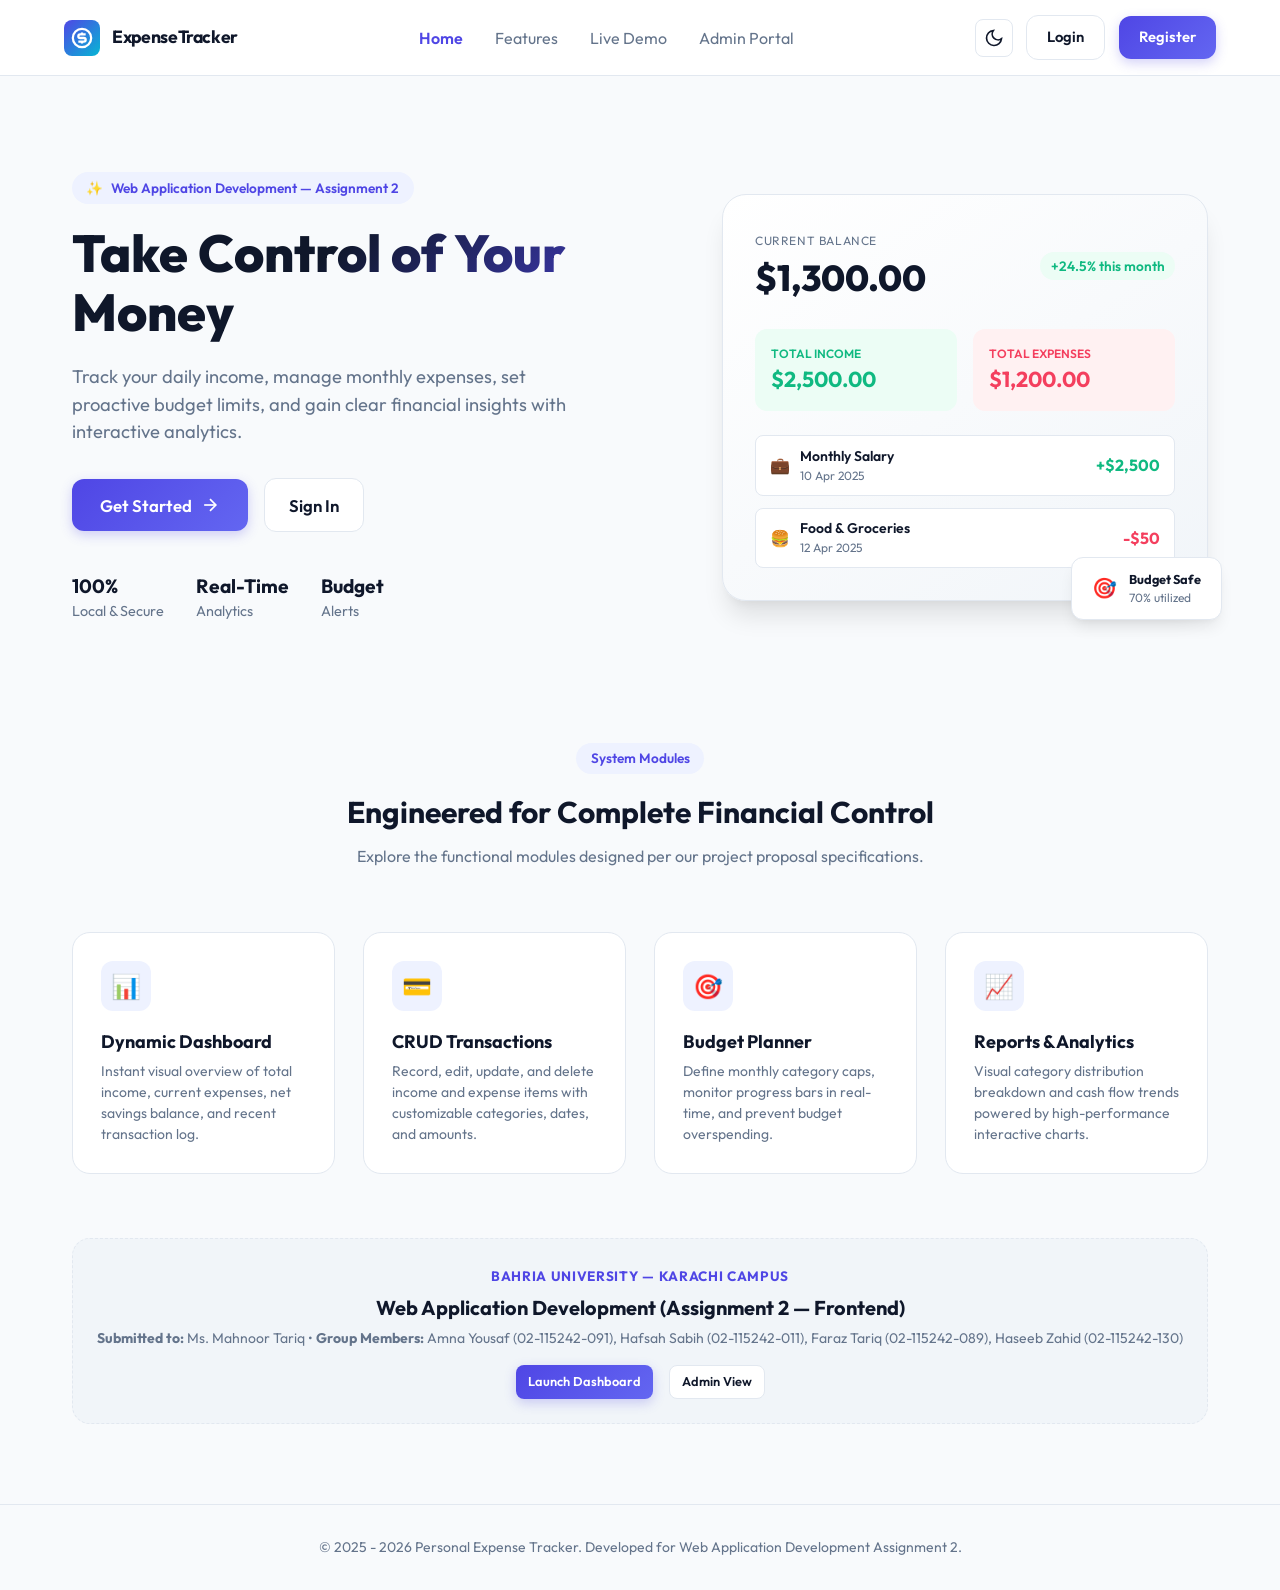
<file: index.html>
<!DOCTYPE html>
<html lang="en" data-theme="light">
<head>
  <meta charset="UTF-8">
  <meta name="viewport" content="width=device-width, initial-scale=1.0">
  <title>Personal Expense Tracker | Take Control of Your Money</title>
  <meta name="description" content="Personal Expense Tracker - Full-Stack Web Application for Bahria University Karachi Campus. Track your daily income, manage expenses, set budgets, and gain financial clarity.">
  <link rel="preconnect" href="https://fonts.googleapis.com">
  <link rel="preconnect" href="https://fonts.gstatic.com" crossorigin>
  <link href="https://fonts.googleapis.com/css2?family=Outfit:wght@300;400;500;600;700;800&display=swap" rel="stylesheet">
  <link rel="stylesheet" href="css/style.css">
  <link rel="stylesheet" href="css/responsive.css">
  <style>
    /* Landing page specific styling */
    .landing-header {
      height: 76px;
      display: flex;
      align-items: center;
      justify-content: space-between;
      padding: 0 4rem;
      background: var(--bg-card);
      border-bottom: 1px solid var(--border-color);
      position: sticky;
      top: 0;
      z-index: 50;
    }
    .landing-nav {
      display: flex;
      align-items: center;
      gap: 2rem;
    }
    .hero-container {
      max-width: 1200px;
      margin: 3.5rem auto 5rem;
      padding: 0 2rem;
    }
    .hero-section {
      display: grid;
      grid-template-columns: 1.1fr 0.9fr;
      align-items: center;
      gap: 3.5rem;
      padding: 2.5rem 0;
    }
    .hero-tag {
      display: inline-flex;
      align-items: center;
      gap: 0.5rem;
      padding: 0.35rem 0.9rem;
      border-radius: var(--radius-full);
      background: var(--primary-light);
      color: var(--primary);
      font-weight: 600;
      font-size: 0.85rem;
      margin-bottom: 1.25rem;
    }
    .hero-title {
      font-size: 3.25rem;
      font-weight: 800;
      line-height: 1.15;
      margin-bottom: 1.25rem;
      background: linear-gradient(135deg, var(--text-main) 40%, var(--primary));
      -webkit-background-clip: text;
      -webkit-text-fill-color: transparent;
    }
    .hero-subtitle {
      font-size: 1.15rem;
      color: var(--text-muted);
      margin-bottom: 2rem;
      max-width: 520px;
    }
    .hero-buttons {
      display: flex;
      align-items: center;
      gap: 1rem;
    }
    .hero-card-preview {
      background: linear-gradient(145deg, var(--bg-card), var(--bg-card-subtle));
      border: 1px solid var(--border-color);
      border-radius: 24px;
      padding: 2rem;
      box-shadow: var(--shadow-xl);
      position: relative;
    }
    .floating-badge {
      position: absolute;
      background: var(--bg-card);
      border: 1px solid var(--border-color);
      padding: 0.75rem 1.25rem;
      border-radius: var(--radius-md);
      box-shadow: var(--shadow-lg);
      display: flex;
      align-items: center;
      gap: 0.75rem;
      animation: float 4s ease-in-out infinite alternate;
    }
    @keyframes float {
      0% { transform: translateY(0px); }
      100% { transform: translateY(-10px); }
    }
    .features-grid {
      display: grid;
      grid-template-columns: repeat(auto-fit, minmax(260px, 1fr));
      gap: 1.75rem;
      margin-top: 4rem;
    }
    .feature-box {
      background: var(--bg-card);
      border: 1px solid var(--border-color);
      border-radius: var(--radius-lg);
      padding: 1.75rem;
      transition: var(--transition);
    }
    .feature-box:hover {
      transform: translateY(-5px);
      box-shadow: var(--shadow-lg);
      border-color: var(--primary);
    }
    .feature-icon-box {
      width: 50px;
      height: 50px;
      border-radius: var(--radius-md);
      background: var(--primary-light);
      color: var(--primary);
      display: flex;
      align-items: center;
      justify-content: center;
      font-size: 1.5rem;
      margin-bottom: 1.25rem;
    }
    .assignment-credits {
      background: var(--bg-card-subtle);
      border: 1px dashed var(--border-color);
      border-radius: var(--radius-lg);
      padding: 1.5rem;
      margin-top: 4rem;
      text-align: center;
    }
  </style>
</head>
<body>
  <!-- Header / Navigation (Matches Figure 1 Sitemap) -->
  <header class="landing-header">
    <div style="display:flex; align-items:center; gap:0.75rem;">
      <div class="brand-icon">
        <svg width="22" height="22" viewBox="0 0 24 24" fill="none" stroke="currentColor" stroke-width="2.5"><circle cx="12" cy="12" r="10"/><path d="M16 8h-6a2 2 0 1 0 0 4h4a2 2 0 1 1 0 4H8"/><line x1="12" y1="6" x2="12" y2="8"/><line x1="12" y1="16" x2="12" y2="18"/></svg>
      </div>
      <span class="brand-title">ExpenseTracker</span>
    </div>

    <nav class="landing-nav">
      <a href="index.html" class="font-semibold text-primary">Home</a>
      <a href="#features" class="text-muted" style="transition:0.2s;" onmouseover="this.style.color='var(--text-main)'" onmouseout="this.style.color='var(--text-muted)'">Features</a>
      <a href="dashboard.html" class="text-muted" style="transition:0.2s;" onmouseover="this.style.color='var(--text-main)'" onmouseout="this.style.color='var(--text-muted)'">Live Demo</a>
      <a href="admin.html" class="text-muted" style="transition:0.2s;" onmouseover="this.style.color='var(--text-main)'" onmouseout="this.style.color='var(--text-muted)'">Admin Portal</a>
    </nav>

    <div style="display:flex; align-items:center; gap:0.85rem;">
      <button id="themeToggleBtn" class="btn-icon" title="Toggle Theme" aria-label="Toggle Theme">
        🌙
      </button>
      <a href="login.html" class="btn btn-secondary">Login</a>
      <a href="register.html" class="btn btn-primary">Register</a>
    </div>
  </header>

  <!-- Main Hero Section (Matches Figure 2: 1. Home / Landing Page Wireframe) -->
  <main class="hero-container">
    <section class="hero-section">
      <div>
        <div class="hero-tag">
          <span>✨</span> Web Application Development — Assignment 2
        </div>
        <h1 class="hero-title">
          Take Control of Your Money
        </h1>
        <p class="hero-subtitle">
          Track your daily income, manage monthly expenses, set proactive budget limits, and gain clear financial insights with interactive analytics.
        </p>
        <div class="hero-buttons">
          <a href="dashboard.html" class="btn btn-primary" style="padding:0.85rem 1.75rem; font-size:1.05rem;">
            <span>Get Started</span>
            <svg width="20" height="20" viewBox="0 0 24 24" fill="none" stroke="currentColor" stroke-width="2"><line x1="5" y1="12" x2="19" y2="12"/><polyline points="12 5 19 12 12 19"/></svg>
          </a>
          <a href="login.html" class="btn btn-secondary" style="padding:0.85rem 1.5rem; font-size:1.05rem;">
            Sign In
          </a>
        </div>
        <div style="display:flex; gap:2rem; margin-top:2.5rem; color:var(--text-muted); font-size:0.9rem;">
          <div><strong style="color:var(--text-main); font-size:1.2rem; display:block;">100%</strong> Local & Secure</div>
          <div><strong style="color:var(--text-main); font-size:1.2rem; display:block;">Real-Time</strong> Analytics</div>
          <div><strong style="color:var(--text-main); font-size:1.2rem; display:block;">Budget</strong> Alerts</div>
        </div>
      </div>

      <!-- Hero Visual Card (Depicting wireframe balance & live data) -->
      <div class="hero-card-preview">
        <div style="display:flex; justify-content:space-between; align-items:center; margin-bottom:1.5rem;">
          <div>
            <span class="text-xs text-muted" style="text-transform:uppercase; letter-spacing:0.05em;">Current Balance</span>
            <div style="font-size:2.25rem; font-weight:800; color:var(--text-main);">$1,300.00</div>
          </div>
          <span class="badge badge-income" style="font-size:0.85rem;">+24.5% this month</span>
        </div>

        <div style="display:grid; grid-template-columns:1fr 1fr; gap:1rem; margin-bottom:1.5rem;">
          <div style="background:var(--accent-income-light); border-radius:var(--radius-md); padding:1rem;">
            <div class="text-xs" style="color:var(--accent-income); font-weight:600;">TOTAL INCOME</div>
            <div style="font-size:1.35rem; font-weight:700; color:var(--accent-income);">$2,500.00</div>
          </div>
          <div style="background:var(--accent-expense-light); border-radius:var(--radius-md); padding:1rem;">
            <div class="text-xs" style="color:var(--accent-expense); font-weight:600;">TOTAL EXPENSES</div>
            <div style="font-size:1.35rem; font-weight:700; color:var(--accent-expense);">$1,200.00</div>
          </div>
        </div>

        <!-- Sample Transaction Rows -->
        <div style="display:flex; flex-direction:column; gap:0.75rem;">
          <div style="display:flex; justify-content:space-between; align-items:center; padding:0.6rem 0.85rem; border-radius:var(--radius-sm); background:var(--bg-card); border:1px solid var(--border-color);">
            <div style="display:flex; align-items:center; gap:0.65rem;">
              <span>💼</span>
              <div>
                <div style="font-size:0.875rem; font-weight:600;">Monthly Salary</div>
                <div class="text-xs text-muted">10 Apr 2025</div>
              </div>
            </div>
            <span class="font-bold text-income">+$2,500</span>
          </div>

          <div style="display:flex; justify-content:space-between; align-items:center; padding:0.6rem 0.85rem; border-radius:var(--radius-sm); background:var(--bg-card); border:1px solid var(--border-color);">
            <div style="display:flex; align-items:center; gap:0.65rem;">
              <span>🍔</span>
              <div>
                <div style="font-size:0.875rem; font-weight:600;">Food & Groceries</div>
                <div class="text-xs text-muted">12 Apr 2025</div>
              </div>
            </div>
            <span class="font-bold text-expense">-$50</span>
          </div>
        </div>

        <!-- Floating Badge -->
        <div class="floating-badge" style="bottom:-20px; right:-15px;">
          <span style="font-size:1.25rem;">🎯</span>
          <div>
            <div style="font-size:0.8rem; font-weight:700;">Budget Safe</div>
            <div class="text-xs text-muted">70% utilized</div>
          </div>
        </div>
      </div>
    </section>

    <!-- Features Section -->
    <section id="features" style="margin-top:5rem;">
      <div style="text-align:center; max-width:650px; margin:0 auto 3rem;">
        <span class="hero-tag">System Modules</span>
        <h2 class="text-3xl font-bold" style="margin-bottom:0.75rem;">Engineered for Complete Financial Control</h2>
        <p class="text-muted">Explore the functional modules designed per our project proposal specifications.</p>
      </div>

      <div class="features-grid">
        <div class="feature-box">
          <div class="feature-icon-box">📊</div>
          <h3 class="text-lg font-bold" style="margin-bottom:0.5rem;">Dynamic Dashboard</h3>
          <p class="text-muted text-sm">Instant visual overview of total income, current expenses, net savings balance, and recent transaction log.</p>
        </div>

        <div class="feature-box">
          <div class="feature-icon-box">💳</div>
          <h3 class="text-lg font-bold" style="margin-bottom:0.5rem;">CRUD Transactions</h3>
          <p class="text-muted text-sm">Record, edit, update, and delete income and expense items with customizable categories, dates, and amounts.</p>
        </div>

        <div class="feature-box">
          <div class="feature-icon-box">🎯</div>
          <h3 class="text-lg font-bold" style="margin-bottom:0.5rem;">Budget Planner</h3>
          <p class="text-muted text-sm">Define monthly category caps, monitor progress bars in real-time, and prevent budget overspending.</p>
        </div>

        <div class="feature-box">
          <div class="feature-icon-box">📈</div>
          <h3 class="text-lg font-bold" style="margin-bottom:0.5rem;">Reports & Analytics</h3>
          <p class="text-muted text-sm">Visual category distribution breakdown and cash flow trends powered by high-performance interactive charts.</p>
        </div>
      </div>
    </section>

    <!-- University Assignment Credits Box -->
    <section class="assignment-credits">
      <div style="display:inline-block; font-size:0.85rem; font-weight:700; color:var(--primary); text-transform:uppercase; letter-spacing:0.05em; margin-bottom:0.5rem;">
        Bahria University — Karachi Campus
      </div>
      <h3 class="text-xl font-bold" style="margin-bottom:0.5rem;">Web Application Development (Assignment 2 — Frontend)</h3>
      <p class="text-muted text-sm" style="margin-bottom:1rem;">
        <strong>Submitted to:</strong> Ms. Mahnoor Tariq &bull; 
        <strong>Group Members:</strong> Amna Yousaf (02-115242-091), Hafsah Sabih (02-115242-011), Faraz Tariq (02-115242-089), Haseeb Zahid (02-115242-130)
      </p>
      <div style="display:flex; justify-content:center; gap:1rem;">
        <a href="dashboard.html" class="btn btn-primary btn-sm">Launch Dashboard</a>
        <a href="admin.html" class="btn btn-secondary btn-sm">Admin View</a>
      </div>
    </section>
  </main>

  <footer style="border-top:1px solid var(--border-color); padding:2rem; text-align:center; color:var(--text-muted); font-size:0.875rem;">
    &copy; 2025 - 2026 Personal Expense Tracker. Developed for Web Application Development Assignment 2.
  </footer>

  <script src="js/store.js"></script>
  <script src="js/app.js"></script>
</body>
</html>
</file>
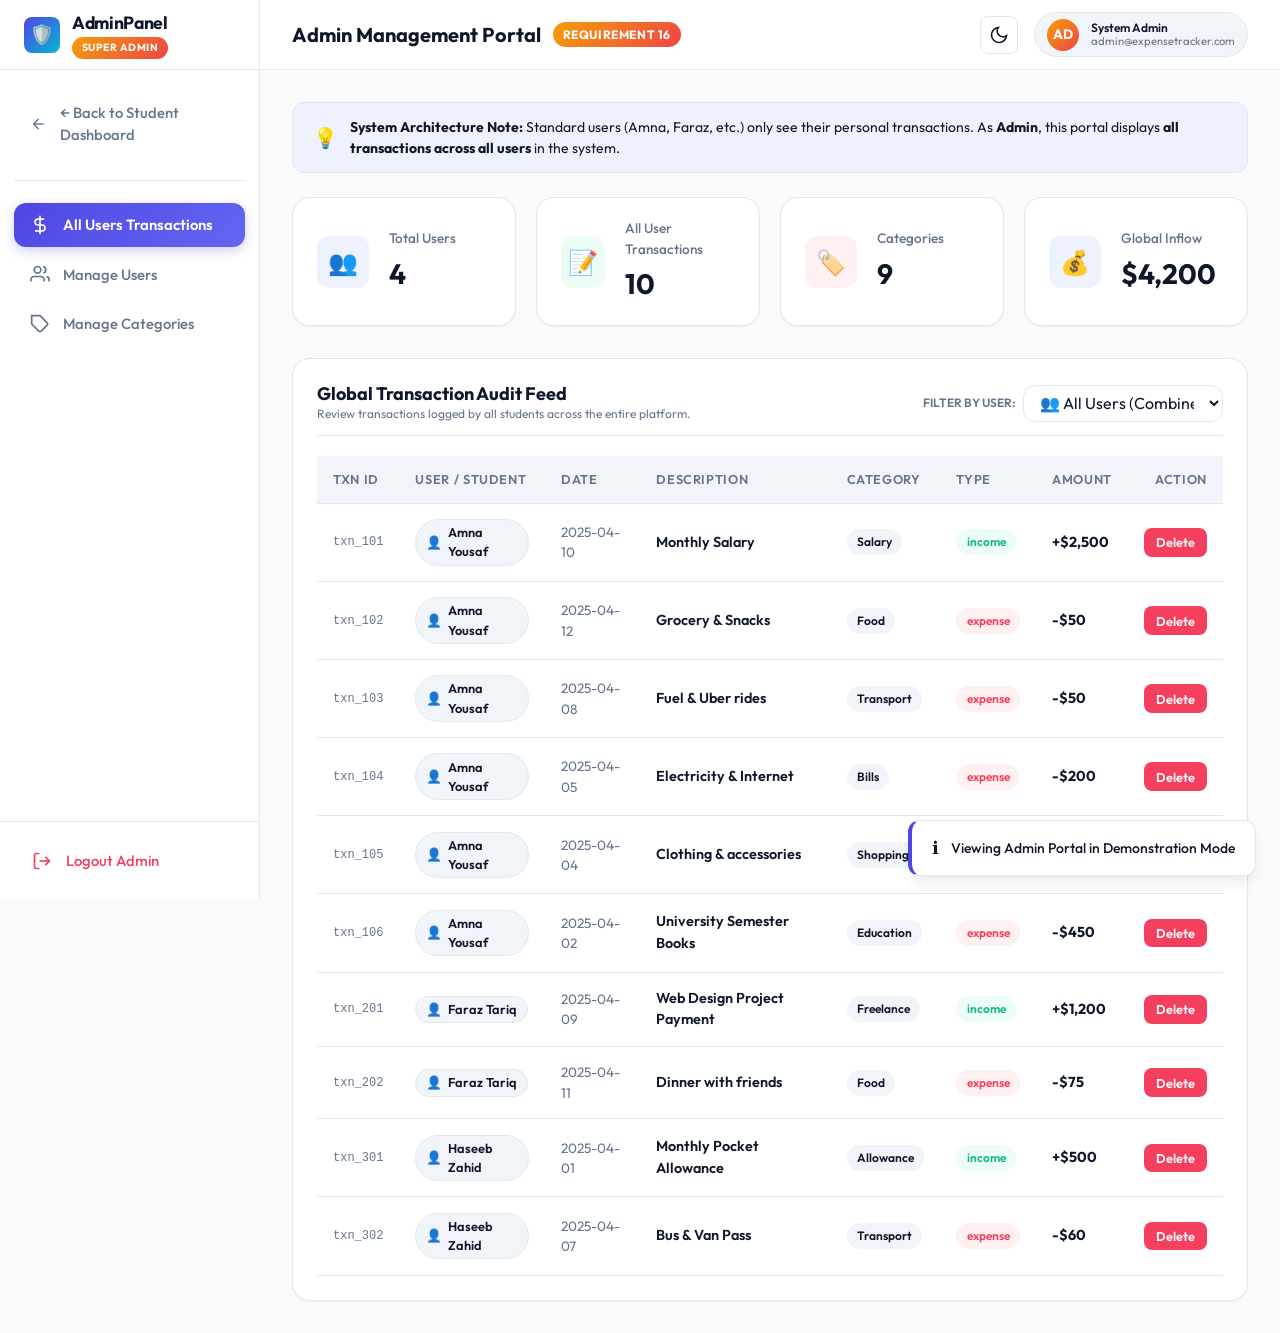
<file: admin.html>
<!DOCTYPE html>
<html lang="en" data-theme="light">
<head>
  <meta charset="UTF-8">
  <meta name="viewport" content="width=device-width, initial-scale=1.0">
  <title>Admin Portal | Personal Expense Tracker</title>
  <meta name="description" content="Admin Management Panel for Personal Expense Tracker - Manage users, categories, and review all transactions across all users.">
  <link rel="preconnect" href="https://fonts.googleapis.com">
  <link rel="preconnect" href="https://fonts.gstatic.com" crossorigin>
  <link href="https://fonts.googleapis.com/css2?family=Outfit:wght@300;400;500;600;700;800&display=swap" rel="stylesheet">
  <link rel="stylesheet" href="css/style.css">
  <link rel="stylesheet" href="css/responsive.css">
  <style>
    .admin-badge {
      background: linear-gradient(135deg, #f59e0b, #ef4444);
      color: white;
      font-size: 0.75rem;
      padding: 0.2rem 0.6rem;
      border-radius: var(--radius-full);
      font-weight: 700;
      letter-spacing: 0.05em;
      text-transform: uppercase;
    }
    .user-pill {
      display: inline-flex;
      align-items: center;
      gap: 0.4rem;
      padding: 0.2rem 0.6rem;
      border-radius: var(--radius-full);
      background: var(--bg-card-subtle);
      border: 1px solid var(--border-color);
      font-size: 0.8rem;
      font-weight: 600;
    }
  </style>
</head>
<body>

  <div class="app-container">
    <!-- Sidebar Navigation -->
    <aside class="sidebar">
      <div class="sidebar-brand">
        <div class="brand-icon">🛡️</div>
        <div style="display:flex; flex-direction:column;">
          <span class="brand-title">AdminPanel</span>
          <span class="admin-badge" style="width:fit-content; font-size:0.65rem;">Super Admin</span>
        </div>
      </div>

      <nav class="sidebar-nav">
        <a href="dashboard.html" class="nav-link">
          <svg viewBox="0 0 24 24" fill="none" stroke="currentColor" stroke-width="2"><line x1="19" y1="12" x2="5" y2="12"/><polyline points="12 19 5 12 12 5"/></svg>
          <span>&larr; Back to Student Dashboard</span>
        </a>

        <div style="margin:1rem 0; height:1px; background:var(--border-color);"></div>

        <button class="nav-link active" onclick="switchAdminTab('transactions')" id="navTabTransactions" style="width:100%; text-align:left;">
          <svg viewBox="0 0 24 24" fill="none" stroke="currentColor" stroke-width="2"><line x1="12" y1="1" x2="12" y2="23"/><path d="M17 5H9.5a3.5 3.5 0 0 0 0 7h5a3.5 3.5 0 0 1 0 7H6"/></svg>
          <span>All Users Transactions</span>
        </button>

        <button class="nav-link" onclick="switchAdminTab('users')" id="navTabUsers" style="width:100%; text-align:left;">
          <svg viewBox="0 0 24 24" fill="none" stroke="currentColor" stroke-width="2"><path d="M17 21v-2a4 4 0 0 0-4-4H5a4 4 0 0 0-4 4v2"/><circle cx="9" cy="7" r="4"/><path d="M23 21v-2a4 4 0 0 0-3-3.87"/><path d="M16 3.13a4 4 0 0 1 0 7.75"/></svg>
          <span>Manage Users</span>
        </button>

        <button class="nav-link" onclick="switchAdminTab('categories')" id="navTabCategories" style="width:100%; text-align:left;">
          <svg viewBox="0 0 24 24" fill="none" stroke="currentColor" stroke-width="2"><path d="M20.59 13.41l-7.17 7.17a2 2 0 0 1-2.83 0L2 12V2h10l8.59 8.59a2 2 0 0 1 0 2.82z"/><line x1="7" y1="7" x2="7.01" y2="7"/></svg>
          <span>Manage Categories</span>
        </button>
      </nav>

      <div class="sidebar-footer">
        <a href="#" class="nav-link logout-trigger" style="color:var(--accent-expense);">
          <svg viewBox="0 0 24 24" fill="none" stroke="currentColor" stroke-width="2"><path d="M9 21H5a2 2 0 0 1-2-2V5a2 2 0 0 1 2-2h4"/><polyline points="16 17 21 12 16 7"/><line x1="21" y1="12" x2="9" y2="12"/></svg>
          <span>Logout Admin</span>
        </a>
      </div>
    </aside>

    <!-- Main Wrapper -->
    <div class="main-wrapper">
      <header class="top-navbar">
        <div class="nav-left">
          <button id="sidebarToggleBtn" class="menu-toggle-btn btn-icon" aria-label="Toggle Navigation">
            <svg width="22" height="22" viewBox="0 0 24 24" fill="none" stroke="currentColor" stroke-width="2"><line x1="3" y1="12" x2="21" y2="12"/><line x1="3" y1="6" x2="21" y2="6"/><line x1="3" y1="18" x2="21" y2="18"/></svg>
          </button>
          <div style="display:flex; align-items:center; gap:0.75rem;">
            <h1 class="text-xl font-bold">Admin Management Portal</h1>
            <span class="admin-badge">Requirement 16</span>
          </div>
        </div>

        <div class="nav-right">
          <button id="themeToggleBtn" class="btn-icon" title="Toggle Theme" aria-label="Toggle Theme">
            🌙
          </button>
          <div class="user-profile-badge">
            <div class="user-avatar" style="background:linear-gradient(135deg, #f59e0b, #ef4444);">AD</div>
            <div style="text-align:left; line-height:1.2;">
              <div class="text-xs font-semibold">System Admin</div>
              <div class="text-xs text-muted" style="font-size:0.7rem;">admin@expensetracker.com</div>
            </div>
          </div>
        </div>
      </header>

      <!-- Content Body -->
      <main class="content-body">

        <!-- Explanation Alert for Miss Mahnoor Tariq -->
        <div style="background:var(--primary-light); border:1px solid var(--border-color); border-radius:var(--radius-md); padding:0.85rem 1.25rem; margin-bottom:1.5rem; display:flex; align-items:center; gap:0.75rem;">
          <span style="font-size:1.25rem;">💡</span>
          <div class="text-sm">
            <strong>System Architecture Note:</strong> Standard users (Amna, Faraz, etc.) only see their personal transactions. As <strong>Admin</strong>, this portal displays <strong>all transactions across all users</strong> in the system.
          </div>
        </div>
        
        <!-- Platform Overview Stat Cards -->
        <div class="stat-cards-grid" style="display:grid; grid-template-columns:repeat(4, 1fr); gap:1.25rem; margin-bottom:2rem;">
          <div class="stat-card">
            <div class="stat-icon balance">👥</div>
            <div class="stat-info">
              <div class="stat-label">Total Users</div>
              <div class="stat-value text-primary" id="adminTotalUsers">4</div>
            </div>
          </div>

          <div class="stat-card">
            <div class="stat-icon income">📝</div>
            <div class="stat-info">
              <div class="stat-label">All User Transactions</div>
              <div class="stat-value text-income" id="adminTotalTxns">10</div>
            </div>
          </div>

          <div class="stat-card">
            <div class="stat-icon expense">🏷️</div>
            <div class="stat-info">
              <div class="stat-label">Categories</div>
              <div class="stat-value text-warning" id="adminTotalCats">9</div>
            </div>
          </div>

          <div class="stat-card">
            <div class="stat-icon balance">💰</div>
            <div class="stat-info">
              <div class="stat-label">Global Inflow</div>
              <div class="stat-value text-primary" id="adminGrossVolume">$4,200</div>
            </div>
          </div>
        </div>

        <!-- Section 1: View All Transactions (Matches Sitemap: Admin Panel -> View All Transactions) -->
        <div id="sectionTransactions" class="admin-section">
          <div class="card">
            <div class="card-header" style="flex-wrap:wrap; gap:1rem;">
              <div>
                <h2 class="text-lg font-bold">Global Transaction Audit Feed</h2>
                <p class="text-xs text-muted">Review transactions logged by all students across the entire platform.</p>
              </div>

              <!-- Filter by Student Dropdown -->
              <div style="display:flex; align-items:center; gap:0.5rem;">
                <label for="adminUserFilter" class="text-xs font-semibold text-muted">FILTER BY USER:</label>
                <select id="adminUserFilter" class="form-control" style="width:200px; padding:0.4rem 0.75rem;">
                  <option value="all">👥 All Users (Combined)</option>
                  <!-- Populated by JS -->
                </select>
              </div>
            </div>

            <div class="table-responsive">
              <table class="custom-table">
                <thead>
                  <tr>
                    <th>Txn ID</th>
                    <th>User / Student</th>
                    <th>Date</th>
                    <th>Description</th>
                    <th>Category</th>
                    <th>Type</th>
                    <th>Amount</th>
                    <th style="text-align:right;">Action</th>
                  </tr>
                </thead>
                <tbody id="adminTransactionsTableBody">
                  <!-- Populated by JS -->
                </tbody>
              </table>
            </div>
          </div>
        </div>

        <!-- Section 2: Manage Users (Matches Sitemap: Admin Panel -> Manage Users) -->
        <div id="sectionUsers" class="admin-section" style="display:none;">
          <div class="card">
            <div class="card-header">
              <div>
                <h2 class="text-lg font-bold">Registered Users Directory</h2>
                <p class="text-xs text-muted">View, change access roles, and manage student accounts.</p>
              </div>
              <button id="btnAddUserModalBtn" class="btn btn-primary btn-sm">+ Add User</button>
            </div>

            <div class="table-responsive">
              <table class="custom-table">
                <thead>
                  <tr>
                    <th>User ID</th>
                    <th>Student Name</th>
                    <th>Email Address</th>
                    <th>Role</th>
                    <th>Date Joined</th>
                    <th style="text-align:right;">Actions</th>
                  </tr>
                </thead>
                <tbody id="adminUsersTableBody">
                  <!-- Populated by JS -->
                </tbody>
              </table>
            </div>
          </div>
        </div>

        <!-- Section 3: Manage Categories (Matches Sitemap: Admin Panel -> Manage Categories) -->
        <div id="sectionCategories" class="admin-section" style="display:none;">
          <div class="card">
            <div class="card-header">
              <div>
                <h2 class="text-lg font-bold">System Category Directory</h2>
                <p class="text-xs text-muted">Manage global and default financial categories.</p>
              </div>
              <a href="categories.html" class="btn btn-primary btn-sm">+ Add Category</a>
            </div>

            <div class="table-responsive">
              <table class="custom-table">
                <thead>
                  <tr>
                    <th>Category</th>
                    <th>Classification</th>
                    <th>Icon</th>
                    <th>Color Accent</th>
                    <th style="text-align:right;">Action</th>
                  </tr>
                </thead>
                <tbody id="adminCategoriesTableBody">
                  <!-- Populated by JS -->
                </tbody>
              </table>
            </div>
          </div>
        </div>

      </main>
    </div>
  </div>

  <!-- Add User Modal for Admin -->
  <div class="modal-overlay" id="addUserModal">
    <div class="modal-content">
      <div class="modal-header">
        <h3 class="text-lg font-bold">Add New Student Account</h3>
        <button class="modal-close" aria-label="Close modal">&times;</button>
      </div>

      <form id="adminAddUserForm">
        <div class="form-group">
          <label for="admUserName" class="form-label">Full Name</label>
          <input type="text" id="admUserName" class="form-control" placeholder="e.g. Haseeb Zahid" required>
        </div>

        <div class="form-group">
          <label for="admUserEmail" class="form-label">Email Address</label>
          <input type="email" id="admUserEmail" class="form-control" placeholder="e.g. haseeb@gmail.com" required>
        </div>

        <div class="form-group">
          <label for="admUserRole" class="form-label">Account Role</label>
          <select id="admUserRole" class="form-control">
            <option value="user">Standard User (Student)</option>
            <option value="admin">Administrator</option>
          </select>
        </div>

        <div class="form-group">
          <label for="admUserPassword" class="form-label">Password</label>
          <input type="password" id="admUserPassword" class="form-control" value="password123" required>
        </div>

        <div style="display:flex; justify-content:flex-end; gap:0.75rem; margin-top:1.5rem;">
          <button type="button" class="btn btn-secondary modal-close">Cancel</button>
          <button type="submit" class="btn btn-primary">Create User</button>
        </div>
      </form>
    </div>
  </div>

  <script src="js/store.js"></script>
  <script src="js/app.js"></script>
  <script src="js/admin.js"></script>
</body>
</html>
</file>
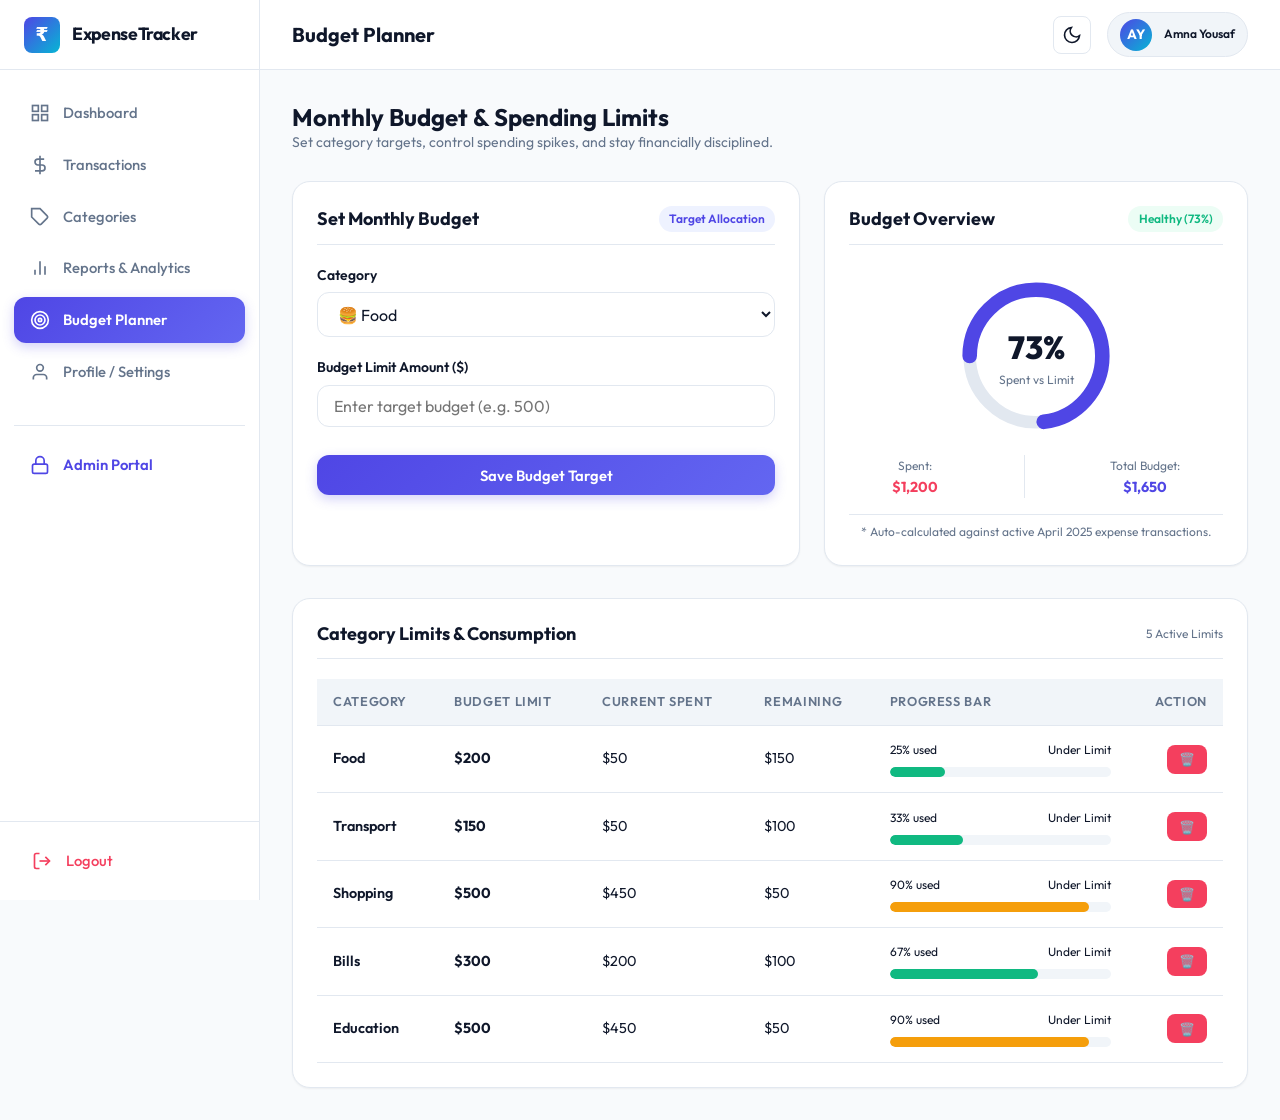
<file: budget.html>
<!DOCTYPE html>
<html lang="en" data-theme="light">
<head>
  <meta charset="UTF-8">
  <meta name="viewport" content="width=device-width, initial-scale=1.0">
  <title>Budget Planner | Personal Expense Tracker</title>
  <link rel="preconnect" href="https://fonts.googleapis.com">
  <link rel="preconnect" href="https://fonts.gstatic.com" crossorigin>
  <link href="https://fonts.googleapis.com/css2?family=Outfit:wght@300;400;500;600;700;800&display=swap" rel="stylesheet">
  <link rel="stylesheet" href="css/style.css">
  <link rel="stylesheet" href="css/responsive.css">
  <style>
    .budget-progress-track {
      background: var(--bg-card-subtle);
      height: 10px;
      border-radius: var(--radius-full);
      overflow: hidden;
      margin-top: 0.5rem;
    }
    .budget-progress-fill {
      height: 100%;
      border-radius: var(--radius-full);
      transition: width 0.4s ease;
    }
  </style>
</head>
<body>

  <div class="app-container">
    <!-- Sidebar Navigation -->
    <aside class="sidebar">
      <div class="sidebar-brand">
        <div class="brand-icon">₹</div>
        <span class="brand-title">ExpenseTracker</span>
      </div>

      <nav class="sidebar-nav">
        <a href="dashboard.html" class="nav-link">
          <svg viewBox="0 0 24 24" fill="none" stroke="currentColor" stroke-width="2"><rect x="3" y="3" width="7" height="7"/><rect x="14" y="3" width="7" height="7"/><rect x="14" y="14" width="7" height="7"/><rect x="3" y="14" width="7" height="7"/></svg>
          <span>Dashboard</span>
        </a>

        <a href="transactions.html" class="nav-link">
          <svg viewBox="0 0 24 24" fill="none" stroke="currentColor" stroke-width="2"><line x1="12" y1="1" x2="12" y2="23"/><path d="M17 5H9.5a3.5 3.5 0 0 0 0 7h5a3.5 3.5 0 0 1 0 7H6"/></svg>
          <span>Transactions</span>
        </a>

        <a href="categories.html" class="nav-link">
          <svg viewBox="0 0 24 24" fill="none" stroke="currentColor" stroke-width="2"><path d="M20.59 13.41l-7.17 7.17a2 2 0 0 1-2.83 0L2 12V2h10l8.59 8.59a2 2 0 0 1 0 2.82z"/><line x1="7" y1="7" x2="7.01" y2="7"/></svg>
          <span>Categories</span>
        </a>

        <a href="reports.html" class="nav-link">
          <svg viewBox="0 0 24 24" fill="none" stroke="currentColor" stroke-width="2"><line x1="18" y1="20" x2="18" y2="10"/><line x1="12" y1="20" x2="12" y2="4"/><line x1="6" y1="20" x2="6" y2="14"/></svg>
          <span>Reports & Analytics</span>
        </a>

        <a href="budget.html" class="nav-link active">
          <svg viewBox="0 0 24 24" fill="none" stroke="currentColor" stroke-width="2"><circle cx="12" cy="12" r="10"/><circle cx="12" cy="12" r="6"/><circle cx="12" cy="12" r="2"/></svg>
          <span>Budget Planner</span>
        </a>

        <a href="profile.html" class="nav-link">
          <svg viewBox="0 0 24 24" fill="none" stroke="currentColor" stroke-width="2"><path d="M20 21v-2a4 4 0 0 0-4-4H8a4 4 0 0 0-4 4v2"/><circle cx="12" cy="7" r="4"/></svg>
          <span>Profile / Settings</span>
        </a>

        <div style="margin-top:1.5rem; padding-top:1rem; border-top:1px solid var(--border-color);">
          <a href="admin.html" class="nav-link" style="color:var(--primary); font-weight:600;">
            <svg viewBox="0 0 24 24" fill="none" stroke="currentColor" stroke-width="2"><rect x="3" y="11" width="18" height="11" rx="2" ry="2"/><path d="M7 11V7a5 5 0 0 1 10 0v4"/></svg>
            <span>Admin Portal</span>
          </a>
        </div>
      </nav>

      <div class="sidebar-footer">
        <a href="#" class="nav-link logout-trigger" style="color:var(--accent-expense);">
          <svg viewBox="0 0 24 24" fill="none" stroke="currentColor" stroke-width="2"><path d="M9 21H5a2 2 0 0 1-2-2V5a2 2 0 0 1 2-2h4"/><polyline points="16 17 21 12 16 7"/><line x1="21" y1="12" x2="9" y2="12"/></svg>
          <span>Logout</span>
        </a>
      </div>
    </aside>

    <!-- Main Wrapper -->
    <div class="main-wrapper">
      <header class="top-navbar">
        <div class="nav-left">
          <button id="sidebarToggleBtn" class="menu-toggle-btn btn-icon" aria-label="Toggle Navigation">
            <svg width="22" height="22" viewBox="0 0 24 24" fill="none" stroke="currentColor" stroke-width="2"><line x1="3" y1="12" x2="21" y2="12"/><line x1="3" y1="6" x2="21" y2="6"/><line x1="3" y1="18" x2="21" y2="18"/></svg>
          </button>
          <h1 class="text-xl font-bold">Budget Planner</h1>
        </div>

        <div class="nav-right">
          <button id="themeToggleBtn" class="btn-icon" title="Toggle Theme" aria-label="Toggle Theme">
            🌙
          </button>
          <a href="profile.html" class="user-profile-badge">
            <div class="user-avatar" id="headerUserAvatar">AY</div>
            <div style="text-align:left; line-height:1.2;">
              <div class="text-xs font-semibold" id="headerUserName">Amna Yousaf</div>
            </div>
          </a>
        </div>
      </header>

      <!-- Content Body (Matches Wireframe 9. Budget Planner) -->
      <main class="content-body">
        
        <div style="margin-bottom:1.75rem;">
          <h2 class="text-2xl font-bold">Monthly Budget & Spending Limits</h2>
          <p class="text-muted text-sm">Set category targets, control spending spikes, and stay financially disciplined.</p>
        </div>

        <!-- 2 Column Section: Set Monthly Budget Form & Budget Overview Widget (Figure 2 Wireframe 9) -->
        <div style="display:grid; grid-template-columns:1.2fr 1fr; gap:1.5rem; margin-bottom:2rem;">
          
          <!-- Set Monthly Budget Card -->
          <div class="card">
            <div class="card-header">
              <h3 class="text-lg font-bold">Set Monthly Budget</h3>
              <span class="badge badge-primary">Target Allocation</span>
            </div>

            <form id="setBudgetForm">
              <div class="form-group">
                <label for="budgetCategory" class="form-label">Category</label>
                <select id="budgetCategory" class="form-control" required>
                  <!-- Populated from store -->
                </select>
              </div>

              <div class="form-group">
                <label for="budgetAmount" class="form-label">Budget Limit Amount ($)</label>
                <input 
                  type="number" 
                  id="budgetAmount" 
                  class="form-control" 
                  placeholder="Enter target budget (e.g. 500)" 
                  min="1" 
                  step="1" 
                  required
                >
              </div>

              <button type="submit" class="btn btn-primary" style="margin-top:0.5rem; width:100%;">
                Save Budget Target
              </button>
            </form>
          </div>

          <!-- Budget Overview Card (Matches Circular Gauge in Figure 2: Wireframe 9) -->
          <div class="card" style="display:flex; flex-direction:column; justify-content:space-between;">
            <div class="card-header">
              <h3 class="text-lg font-bold">Budget Overview</h3>
              <span class="badge badge-warning" id="overallBudgetBadge">70% Allocated</span>
            </div>

            <div style="text-align:center; padding:1rem 0;">
              <div style="position:relative; width:150px; height:150px; margin:0 auto; display:flex; align-items:center; justify-content:center;">
                <svg width="150" height="150" viewBox="0 0 36 36" style="transform:rotate(-90deg);">
                  <path stroke="var(--border-color)" stroke-width="3" fill="none" d="M18 2.0845 a 15.9155 15.9155 0 0 1 0 31.831 a 15.9155 15.9155 0 0 1 0 -31.831"/>
                  <path id="budgetGaugeArcBig" stroke="var(--primary)" stroke-dasharray="70, 100" stroke-width="3.5" stroke-linecap="round" fill="none" d="M18 2.0845 a 15.9155 15.9155 0 0 1 0 31.831 a 15.9155 15.9155 0 0 1 0 -31.831"/>
                </svg>
                <div style="position:absolute; text-align:center;">
                  <span id="budgetLargePercent" style="font-size:2rem; font-weight:800; color:var(--text-main);">70%</span>
                  <span style="font-size:0.75rem; color:var(--text-muted); display:block;">Spent vs Limit</span>
                </div>
              </div>

              <div style="display:flex; justify-content:space-around; margin-top:1.5rem; font-size:0.9rem;">
                <div>
                  <span class="text-muted text-xs">Spent:</span>
                  <div class="font-bold text-expense" id="budgetLargeSpent">$700.00</div>
                </div>
                <div style="width:1px; background:var(--border-color);"></div>
                <div>
                  <span class="text-muted text-xs">Total Budget:</span>
                  <div class="font-bold text-primary" id="budgetLargeTotal">$1,000.00</div>
                </div>
              </div>
            </div>

            <div style="font-size:0.75rem; color:var(--text-muted); text-align:center; padding-top:0.5rem; border-top:1px solid var(--border-color);">
              * Auto-calculated against active April 2025 expense transactions.
            </div>
          </div>

        </div>

        <!-- Category Budgets Progress Table -->
        <div class="card">
          <div class="card-header">
            <h3 class="text-lg font-bold">Category Limits & Consumption</h3>
            <span class="text-xs text-muted" id="categoryLimitsCount">5 Active Limits</span>
          </div>

          <div class="table-responsive">
            <table class="custom-table">
              <thead>
                <tr>
                  <th>Category</th>
                  <th>Budget Limit</th>
                  <th>Current Spent</th>
                  <th>Remaining</th>
                  <th>Progress Bar</th>
                  <th style="text-align:right;">Action</th>
                </tr>
              </thead>
              <tbody id="budgetCategoryTableBody">
                <!-- Populated by JS -->
              </tbody>
            </table>
          </div>
        </div>

      </main>
    </div>
  </div>

  <script src="js/store.js"></script>
  <script src="js/app.js"></script>
  <script src="js/budget.js"></script>
</body>
</html>
</file>
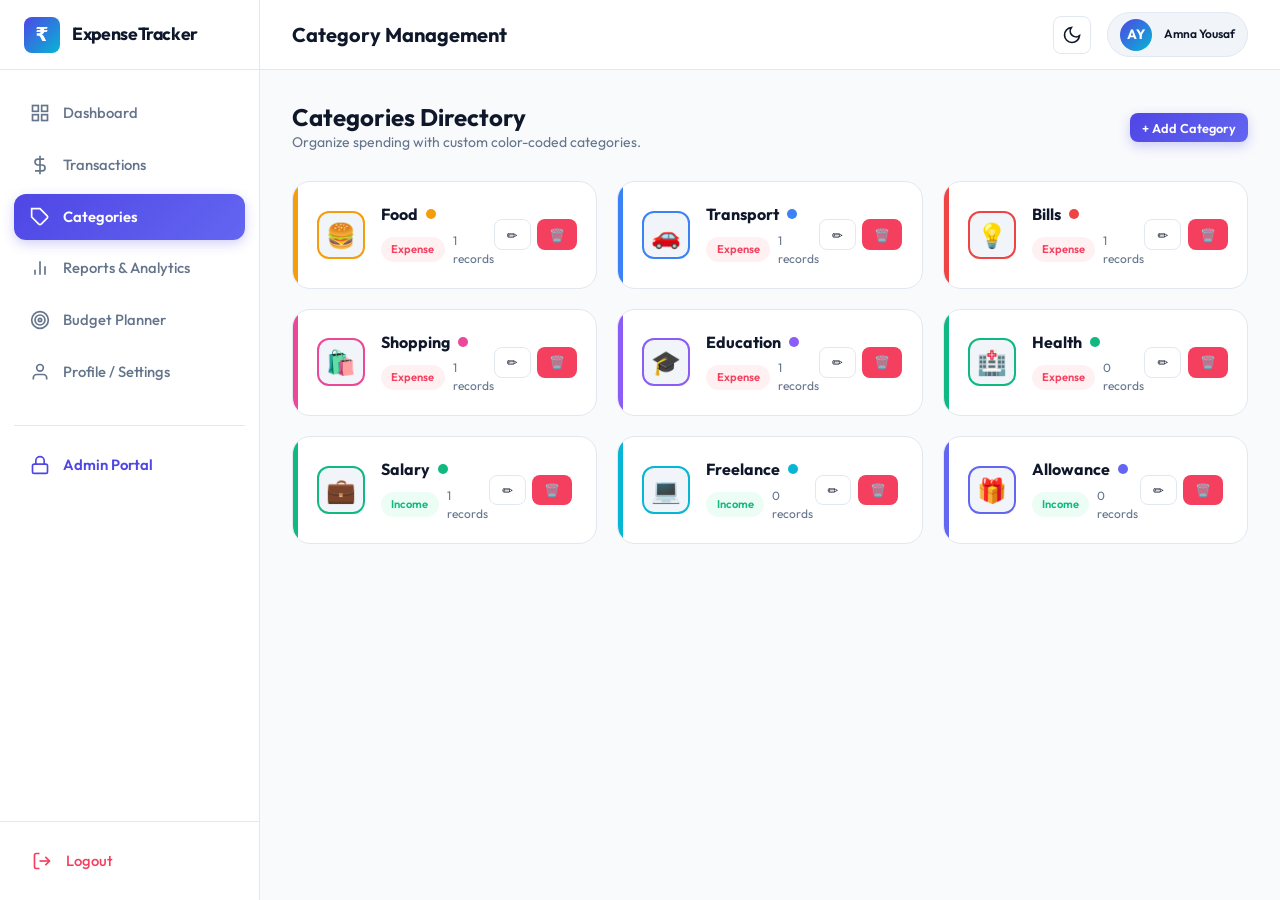
<file: categories.html>
<!DOCTYPE html>
<html lang="en" data-theme="light">
<head>
  <meta charset="UTF-8">
  <meta name="viewport" content="width=device-width, initial-scale=1.0">
  <title>Categories | Personal Expense Tracker</title>
  <link rel="preconnect" href="https://fonts.googleapis.com">
  <link rel="preconnect" href="https://fonts.gstatic.com" crossorigin>
  <link href="https://fonts.googleapis.com/css2?family=Outfit:wght@300;400;500;600;700;800&display=swap" rel="stylesheet">
  <link rel="stylesheet" href="css/style.css">
  <link rel="stylesheet" href="css/responsive.css">
  <style>
    .categories-grid {
      display: grid;
      grid-template-columns: repeat(auto-fill, minmax(280px, 1fr));
      gap: 1.25rem;
    }
    .category-card {
      background: var(--bg-card);
      border: 1px solid var(--border-color);
      border-radius: var(--radius-lg);
      padding: 1.25rem 1.5rem;
      display: flex;
      align-items: center;
      justify-content: space-between;
      transition: var(--transition);
      position: relative;
      overflow: hidden;
    }
    .category-card:hover {
      transform: translateY(-2px);
      box-shadow: var(--shadow-md);
    }
    .category-card-accent-line {
      position: absolute;
      left: 0;
      top: 0;
      bottom: 0;
      width: 5px;
    }
    .category-icon-bubble {
      width: 48px;
      height: 48px;
      border-radius: var(--radius-md);
      display: flex;
      align-items: center;
      justify-content: center;
      font-size: 1.5rem;
      flex-shrink: 0;
    }
    /* Preset color swatches */
    .color-swatch-list {
      display: flex;
      gap: 0.5rem;
      flex-wrap: wrap;
      margin-top: 0.5rem;
    }
    .color-swatch {
      width: 28px;
      height: 28px;
      border-radius: 50%;
      cursor: pointer;
      border: 2px solid transparent;
      transition: transform 0.2s ease;
    }
    .color-swatch:hover, .color-swatch.active {
      transform: scale(1.2);
      border-color: var(--text-main);
    }
  </style>
</head>
<body>

  <div class="app-container">
    <!-- Sidebar Navigation -->
    <aside class="sidebar">
      <div class="sidebar-brand">
        <div class="brand-icon">₹</div>
        <span class="brand-title">ExpenseTracker</span>
      </div>

      <nav class="sidebar-nav">
        <a href="dashboard.html" class="nav-link">
          <svg viewBox="0 0 24 24" fill="none" stroke="currentColor" stroke-width="2"><rect x="3" y="3" width="7" height="7"/><rect x="14" y="3" width="7" height="7"/><rect x="14" y="14" width="7" height="7"/><rect x="3" y="14" width="7" height="7"/></svg>
          <span>Dashboard</span>
        </a>

        <a href="transactions.html" class="nav-link">
          <svg viewBox="0 0 24 24" fill="none" stroke="currentColor" stroke-width="2"><line x1="12" y1="1" x2="12" y2="23"/><path d="M17 5H9.5a3.5 3.5 0 0 0 0 7h5a3.5 3.5 0 0 1 0 7H6"/></svg>
          <span>Transactions</span>
        </a>

        <a href="categories.html" class="nav-link active">
          <svg viewBox="0 0 24 24" fill="none" stroke="currentColor" stroke-width="2"><path d="M20.59 13.41l-7.17 7.17a2 2 0 0 1-2.83 0L2 12V2h10l8.59 8.59a2 2 0 0 1 0 2.82z"/><line x1="7" y1="7" x2="7.01" y2="7"/></svg>
          <span>Categories</span>
        </a>

        <a href="reports.html" class="nav-link">
          <svg viewBox="0 0 24 24" fill="none" stroke="currentColor" stroke-width="2"><line x1="18" y1="20" x2="18" y2="10"/><line x1="12" y1="20" x2="12" y2="4"/><line x1="6" y1="20" x2="6" y2="14"/></svg>
          <span>Reports & Analytics</span>
        </a>

        <a href="budget.html" class="nav-link">
          <svg viewBox="0 0 24 24" fill="none" stroke="currentColor" stroke-width="2"><circle cx="12" cy="12" r="10"/><circle cx="12" cy="12" r="6"/><circle cx="12" cy="12" r="2"/></svg>
          <span>Budget Planner</span>
        </a>

        <a href="profile.html" class="nav-link">
          <svg viewBox="0 0 24 24" fill="none" stroke="currentColor" stroke-width="2"><path d="M20 21v-2a4 4 0 0 0-4-4H8a4 4 0 0 0-4 4v2"/><circle cx="12" cy="7" r="4"/></svg>
          <span>Profile / Settings</span>
        </a>

        <div style="margin-top:1.5rem; padding-top:1rem; border-top:1px solid var(--border-color);">
          <a href="admin.html" class="nav-link" style="color:var(--primary); font-weight:600;">
            <svg viewBox="0 0 24 24" fill="none" stroke="currentColor" stroke-width="2"><rect x="3" y="11" width="18" height="11" rx="2" ry="2"/><path d="M7 11V7a5 5 0 0 1 10 0v4"/></svg>
            <span>Admin Portal</span>
          </a>
        </div>
      </nav>

      <div class="sidebar-footer">
        <a href="#" class="nav-link logout-trigger" style="color:var(--accent-expense);">
          <svg viewBox="0 0 24 24" fill="none" stroke="currentColor" stroke-width="2"><path d="M9 21H5a2 2 0 0 1-2-2V5a2 2 0 0 1 2-2h4"/><polyline points="16 17 21 12 16 7"/><line x1="21" y1="12" x2="9" y2="12"/></svg>
          <span>Logout</span>
        </a>
      </div>
    </aside>

    <!-- Main Wrapper -->
    <div class="main-wrapper">
      <header class="top-navbar">
        <div class="nav-left">
          <button id="sidebarToggleBtn" class="menu-toggle-btn btn-icon" aria-label="Toggle Navigation">
            <svg width="22" height="22" viewBox="0 0 24 24" fill="none" stroke="currentColor" stroke-width="2"><line x1="3" y1="12" x2="21" y2="12"/><line x1="3" y1="6" x2="21" y2="6"/><line x1="3" y1="18" x2="21" y2="18"/></svg>
          </button>
          <h1 class="text-xl font-bold">Category Management</h1>
        </div>

        <div class="nav-right">
          <button id="themeToggleBtn" class="btn-icon" title="Toggle Theme" aria-label="Toggle Theme">
            🌙
          </button>
          <a href="profile.html" class="user-profile-badge">
            <div class="user-avatar" id="headerUserAvatar">AY</div>
            <div style="text-align:left; line-height:1.2;">
              <div class="text-xs font-semibold" id="headerUserName">Amna Yousaf</div>
            </div>
          </a>
        </div>
      </header>

      <!-- Content Body (Matches Wireframe 7. Categories Page) -->
      <main class="content-body">
        
        <div style="display:flex; justify-content:space-between; align-items:center; margin-bottom:1.75rem; flex-wrap:wrap; gap:1rem;">
          <div>
            <h2 class="text-2xl font-bold">Categories Directory</h2>
            <p class="text-muted text-sm">Organize spending with custom color-coded categories.</p>
          </div>
          <button id="btnOpenAddCategory" class="btn btn-primary btn-sm">
            + Add Category
          </button>
        </div>

        <!-- Category Grid Cards -->
        <div class="categories-grid" id="categoriesContainer">
          <!-- Populated by JS -->
        </div>

      </main>
    </div>
  </div>

  <!-- Add / Edit Category Modal -->
  <div class="modal-overlay" id="categoryModal">
    <div class="modal-content">
      <div class="modal-header">
        <h3 class="text-lg font-bold" id="categoryModalTitle">Add New Category</h3>
        <button class="modal-close" aria-label="Close modal">&times;</button>
      </div>

      <form id="categoryForm">
        <input type="hidden" id="catId">

        <div class="form-group">
          <label for="catName" class="form-label">Category Name</label>
          <input type="text" id="catName" class="form-control" placeholder="e.g. Travel, Gym, Books" required>
        </div>

        <div class="form-group">
          <label for="catType" class="form-label">Category Classification</label>
          <select id="catType" class="form-control" required>
            <option value="expense">Expense Category</option>
            <option value="income">Income Category</option>
          </select>
        </div>

        <div class="form-group">
          <label for="catIcon" class="form-label">Emoji Icon</label>
          <select id="catIcon" class="form-control">
            <option value="🍔">🍔 Food & Dining</option>
            <option value="🚗">🚗 Transport & Fuel</option>
            <option value="💡">💡 Utilities & Bills</option>
            <option value="🛍️">🛍️ Shopping & Apparel</option>
            <option value="🎓">🎓 Education & Study</option>
            <option value="🏥">🏥 Medical & Health</option>
            <option value="✈️">✈️ Travel & Vacation</option>
            <option value="🎮">🎮 Entertainment & Gaming</option>
            <option value="💼">💼 Salary & Employment</option>
            <option value="💻">💻 Freelance & Gigs</option>
            <option value="🎁">🎁 Allowance & Gifts</option>
            <option value="📈">📈 Investments</option>
          </select>
        </div>

        <div class="form-group">
          <label for="catColor" class="form-label">Category Accent Color</label>
          <div style="display:flex; align-items:center; gap:0.75rem;">
            <input type="color" id="catColor" class="form-control" value="#4f46e5" style="width:50px; height:42px; padding:2px; cursor:pointer;">
            <span id="catColorCode" style="font-family:monospace; font-weight:600; font-size:0.9rem;">#4f46e5</span>
          </div>

          <!-- Quick Palette Swatches -->
          <div class="color-swatch-list">
            <span class="color-swatch" style="background:#f59e0b;" onclick="selectColorSwatch('#f59e0b')" title="Amber"></span>
            <span class="color-swatch" style="background:#3b82f6;" onclick="selectColorSwatch('#3b82f6')" title="Blue"></span>
            <span class="color-swatch" style="background:#ef4444;" onclick="selectColorSwatch('#ef4444')" title="Red"></span>
            <span class="color-swatch" style="background:#ec4899;" onclick="selectColorSwatch('#ec4899')" title="Pink"></span>
            <span class="color-swatch" style="background:#8b5cf6;" onclick="selectColorSwatch('#8b5cf6')" title="Purple"></span>
            <span class="color-swatch" style="background:#10b981;" onclick="selectColorSwatch('#10b981')" title="Emerald"></span>
            <span class="color-swatch" style="background:#06b6d4;" onclick="selectColorSwatch('#06b6d4')" title="Cyan"></span>
            <span class="color-swatch" style="background:#4f46e5;" onclick="selectColorSwatch('#4f46e5')" title="Indigo"></span>
          </div>
        </div>

        <div style="display:flex; justify-content:flex-end; gap:0.75rem; margin-top:1.5rem;">
          <button type="button" class="btn btn-secondary modal-close">Cancel</button>
          <button type="submit" class="btn btn-primary">Save Category</button>
        </div>
      </form>
    </div>
  </div>

  <script src="js/store.js"></script>
  <script src="js/app.js"></script>
  <script src="js/categories.js"></script>
</body>
</html>
</file>
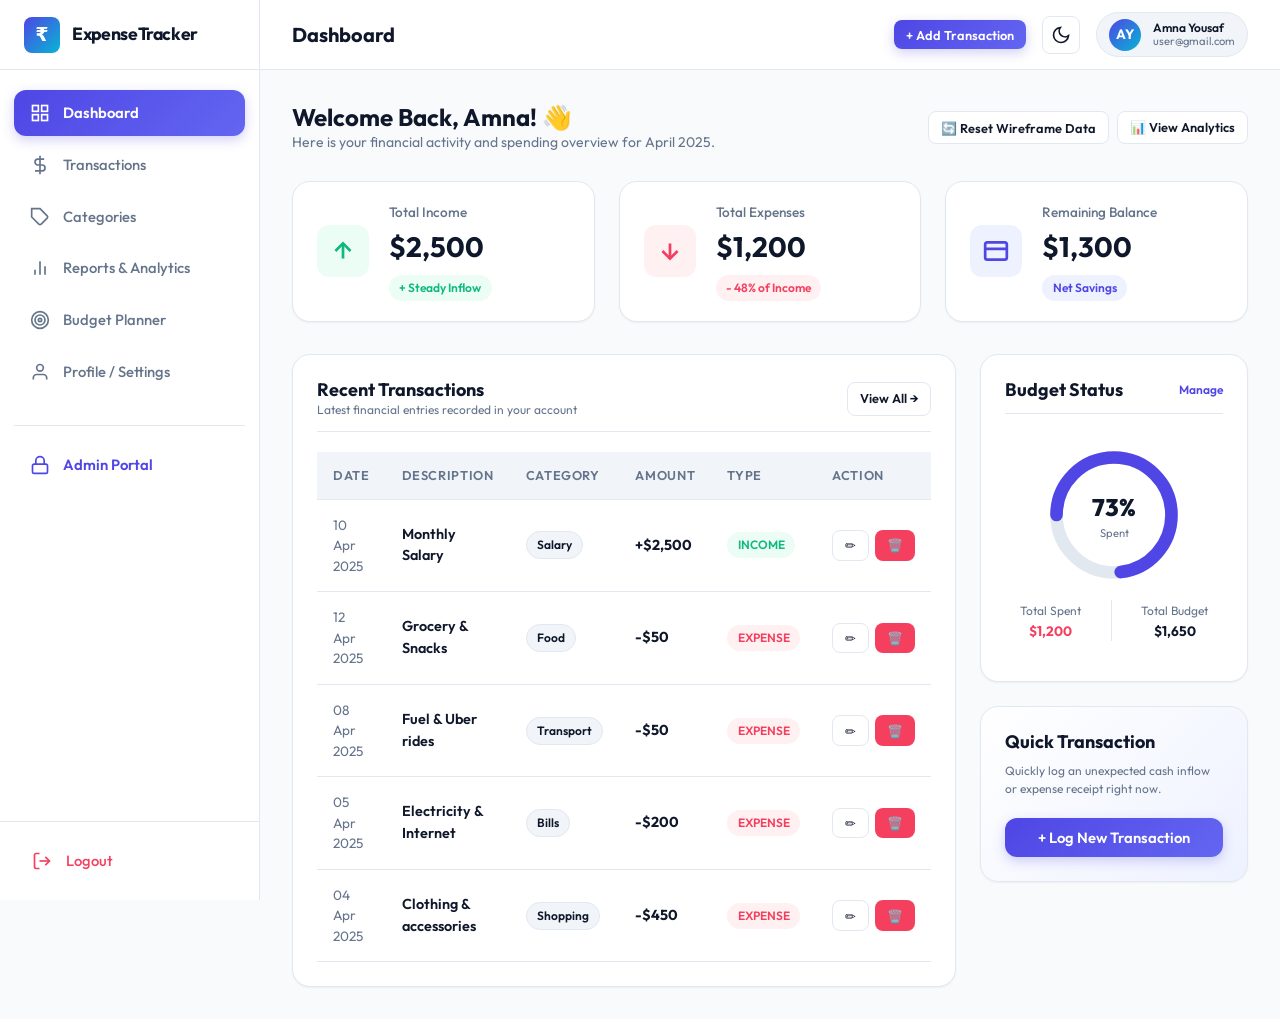
<file: dashboard.html>
<!DOCTYPE html>
<html lang="en" data-theme="light">
<head>
  <meta charset="UTF-8">
  <meta name="viewport" content="width=device-width, initial-scale=1.0">
  <title>Dashboard | Personal Expense Tracker</title>
  <meta name="description" content="Personal Expense Tracker Dashboard showing Total Income, Total Expenses, and Remaining Balance.">
  <link rel="preconnect" href="https://fonts.googleapis.com">
  <link rel="preconnect" href="https://fonts.gstatic.com" crossorigin>
  <link href="https://fonts.googleapis.com/css2?family=Outfit:wght@300;400;500;600;700;800&display=swap" rel="stylesheet">
  <link rel="stylesheet" href="css/style.css">
  <link rel="stylesheet" href="css/responsive.css">
</head>
<body>

  <div class="app-container">
    <!-- Sidebar Navigation (Matches Sitemap Figure 1) -->
    <aside class="sidebar">
      <div class="sidebar-brand">
        <div class="brand-icon">₹</div>
        <span class="brand-title">ExpenseTracker</span>
      </div>

      <nav class="sidebar-nav">
        <a href="dashboard.html" class="nav-link active">
          <svg viewBox="0 0 24 24" fill="none" stroke="currentColor" stroke-width="2"><rect x="3" y="3" width="7" height="7"/><rect x="14" y="3" width="7" height="7"/><rect x="14" y="14" width="7" height="7"/><rect x="3" y="14" width="7" height="7"/></svg>
          <span>Dashboard</span>
        </a>

        <a href="transactions.html" class="nav-link">
          <svg viewBox="0 0 24 24" fill="none" stroke="currentColor" stroke-width="2"><line x1="12" y1="1" x2="12" y2="23"/><path d="M17 5H9.5a3.5 3.5 0 0 0 0 7h5a3.5 3.5 0 0 1 0 7H6"/></svg>
          <span>Transactions</span>
        </a>

        <a href="categories.html" class="nav-link">
          <svg viewBox="0 0 24 24" fill="none" stroke="currentColor" stroke-width="2"><path d="M20.59 13.41l-7.17 7.17a2 2 0 0 1-2.83 0L2 12V2h10l8.59 8.59a2 2 0 0 1 0 2.82z"/><line x1="7" y1="7" x2="7.01" y2="7"/></svg>
          <span>Categories</span>
        </a>

        <a href="reports.html" class="nav-link">
          <svg viewBox="0 0 24 24" fill="none" stroke="currentColor" stroke-width="2"><line x1="18" y1="20" x2="18" y2="10"/><line x1="12" y1="20" x2="12" y2="4"/><line x1="6" y1="20" x2="6" y2="14"/></svg>
          <span>Reports & Analytics</span>
        </a>

        <a href="budget.html" class="nav-link">
          <svg viewBox="0 0 24 24" fill="none" stroke="currentColor" stroke-width="2"><circle cx="12" cy="12" r="10"/><circle cx="12" cy="12" r="6"/><circle cx="12" cy="12" r="2"/></svg>
          <span>Budget Planner</span>
        </a>

        <a href="profile.html" class="nav-link">
          <svg viewBox="0 0 24 24" fill="none" stroke="currentColor" stroke-width="2"><path d="M20 21v-2a4 4 0 0 0-4-4H8a4 4 0 0 0-4 4v2"/><circle cx="12" cy="7" r="4"/></svg>
          <span>Profile / Settings</span>
        </a>

        <div style="margin-top:1.5rem; padding-top:1rem; border-top:1px solid var(--border-color);">
          <a href="admin.html" class="nav-link" style="color:var(--primary); font-weight:600;">
            <svg viewBox="0 0 24 24" fill="none" stroke="currentColor" stroke-width="2"><rect x="3" y="11" width="18" height="11" rx="2" ry="2"/><path d="M7 11V7a5 5 0 0 1 10 0v4"/></svg>
            <span>Admin Portal</span>
          </a>
        </div>
      </nav>

      <div class="sidebar-footer">
        <a href="#" class="nav-link logout-trigger" style="color:var(--accent-expense);">
          <svg viewBox="0 0 24 24" fill="none" stroke="currentColor" stroke-width="2"><path d="M9 21H5a2 2 0 0 1-2-2V5a2 2 0 0 1 2-2h4"/><polyline points="16 17 21 12 16 7"/><line x1="21" y1="12" x2="9" y2="12"/></svg>
          <span>Logout</span>
        </a>
      </div>
    </aside>

    <!-- Main Wrapper -->
    <div class="main-wrapper">
      <!-- Top Navbar -->
      <header class="top-navbar">
        <div class="nav-left">
          <button id="sidebarToggleBtn" class="menu-toggle-btn btn-icon" aria-label="Toggle Navigation">
            <svg width="22" height="22" viewBox="0 0 24 24" fill="none" stroke="currentColor" stroke-width="2"><line x1="3" y1="12" x2="21" y2="12"/><line x1="3" y1="6" x2="21" y2="6"/><line x1="3" y1="18" x2="21" y2="18"/></svg>
          </button>
          <h1 class="text-xl font-bold">Dashboard</h1>
        </div>

        <div class="nav-right">
          <button id="btnAddTxnHeader" class="btn btn-primary btn-sm">
            <span>+ Add Transaction</span>
          </button>

          <button id="themeToggleBtn" class="btn-icon" title="Toggle Theme" aria-label="Toggle Theme">
            🌙
          </button>

          <a href="profile.html" class="user-profile-badge">
            <div class="user-avatar" id="headerUserAvatar">AY</div>
            <div style="text-align:left; line-height:1.2;">
              <div class="text-xs font-semibold" id="headerUserName">Amna Yousaf</div>
              <div class="text-xs text-muted" id="headerUserEmail" style="font-size:0.7rem;">user@gmail.com</div>
            </div>
          </a>
        </div>
      </header>

      <!-- Content Body (Matches Wireframe 4. Dashboard) -->
      <main class="content-body">

        <!-- Welcome Banner -->
        <div style="display:flex; justify-content:space-between; align-items:center; margin-bottom:1.75rem; flex-wrap:wrap; gap:1rem;">
          <div>
            <h2 class="text-2xl font-bold" id="greetingUser">Welcome Back, Amna! 👋</h2>
            <p class="text-muted text-sm">Here is your financial activity and spending overview for April 2025.</p>
          </div>
          <div style="display:flex; gap:0.5rem;">
            <button id="btnSeedDemo" class="btn btn-secondary btn-sm" title="Reset sample data if you delete anything">
              🔄 Reset Wireframe Data
            </button>
            <a href="reports.html" class="btn btn-secondary btn-sm">
              📊 View Analytics
            </a>
          </div>
        </div>

        <!-- 3 Stat Cards (Matches Wireframe Figures: Total Income $2,500, Expenses $1,200, Remaining Balance $1,300) -->
        <div class="stat-cards-grid" style="display:grid; grid-template-columns:repeat(3, 1fr); gap:1.5rem; margin-bottom:2rem;">
          <!-- Total Income -->
          <div class="stat-card">
            <div class="stat-icon income">
              <svg width="26" height="26" viewBox="0 0 24 24" fill="none" stroke="currentColor" stroke-width="2.5"><line x1="12" y1="19" x2="12" y2="5"/><polyline points="5 12 12 5 19 12"/></svg>
            </div>
            <div class="stat-info">
              <div class="stat-label">Total Income</div>
              <div class="stat-value text-income" id="statTotalIncome">$2,500.00</div>
              <span class="badge badge-income" style="margin-top:0.4rem;">+ Steady Inflow</span>
            </div>
          </div>

          <!-- Total Expenses -->
          <div class="stat-card">
            <div class="stat-icon expense">
              <svg width="26" height="26" viewBox="0 0 24 24" fill="none" stroke="currentColor" stroke-width="2.5"><line x1="12" y1="5" x2="12" y2="19"/><polyline points="19 12 12 19 5 12"/></svg>
            </div>
            <div class="stat-info">
              <div class="stat-label">Total Expenses</div>
              <div class="stat-value text-expense" id="statTotalExpenses">$1,200.00</div>
              <span class="badge badge-expense" style="margin-top:0.4rem;">- 48% of Income</span>
            </div>
          </div>

          <!-- Remaining Balance -->
          <div class="stat-card">
            <div class="stat-icon balance">
              <svg width="26" height="26" viewBox="0 0 24 24" fill="none" stroke="currentColor" stroke-width="2.5"><rect x="2" y="4" width="20" height="16" rx="2"/><line x1="2" y1="10" x2="22" y2="10"/></svg>
            </div>
            <div class="stat-info">
              <div class="stat-label">Remaining Balance</div>
              <div class="stat-value text-primary" id="statRemainingBalance">$1,300.00</div>
              <span class="badge badge-primary" style="margin-top:0.4rem;">Net Savings</span>
            </div>
          </div>
        </div>

        <!-- 2 Column Layout: Recent Transactions & Quick Budget Widget -->
        <div class="dashboard-grid" style="display:grid; grid-template-columns:2fr 1fr; gap:1.5rem;">
          
          <!-- Recent Transactions Card (Matches Table in Wireframe 4) -->
          <div class="card">
            <div class="card-header">
              <div>
                <h3 class="text-lg font-bold">Recent Transactions</h3>
                <p class="text-xs text-muted">Latest financial entries recorded in your account</p>
              </div>
              <a href="transactions.html" class="btn btn-secondary btn-sm">View All &rarr;</a>
            </div>

            <div class="table-responsive">
              <table class="custom-table" id="recentTransactionsTable">
                <thead>
                  <tr>
                    <th>Date</th>
                    <th>Description</th>
                    <th>Category</th>
                    <th>Amount</th>
                    <th>Type</th>
                    <th>Action</th>
                  </tr>
                </thead>
                <tbody id="recentTransactionsBody">
                  <!-- Populated by JS -->
                </tbody>
              </table>
            </div>
          </div>

          <!-- Side Widgets: Budget Progress & Quick Summary -->
          <div style="display:flex; flex-direction:column; gap:1.5rem;">
            
            <!-- Monthly Budget Status Widget -->
            <div class="card">
              <div class="card-header">
                <h3 class="text-lg font-bold">Budget Status</h3>
                <a href="budget.html" class="text-xs text-primary font-semibold">Manage</a>
              </div>
              
              <div style="text-align:center; padding:1rem 0;">
                <div style="position:relative; width:130px; height:130px; margin:0 auto; display:flex; align-items:center; justify-content:center;">
                  <svg width="130" height="130" viewBox="0 0 36 36" style="transform:rotate(-90deg);">
                    <path stroke="var(--border-color)" stroke-width="3.5" fill="none" d="M18 2.0845 a 15.9155 15.9155 0 0 1 0 31.831 a 15.9155 15.9155 0 0 1 0 -31.831"/>
                    <path id="budgetGaugeArc" stroke="var(--primary)" stroke-dasharray="70, 100" stroke-width="3.5" stroke-linecap="round" fill="none" d="M18 2.0845 a 15.9155 15.9155 0 0 1 0 31.831 a 15.9155 15.9155 0 0 1 0 -31.831"/>
                  </svg>
                  <div style="position:absolute; text-align:center;">
                    <span id="budgetPercentText" style="font-size:1.5rem; font-weight:800; color:var(--text-main);">70%</span>
                    <span style="font-size:0.7rem; color:var(--text-muted); display:block;">Spent</span>
                  </div>
                </div>

                <div style="display:flex; justify-content:space-around; margin-top:1.25rem; font-size:0.85rem;">
                  <div>
                    <span class="text-muted text-xs">Total Spent</span>
                    <div class="font-bold text-expense" id="budgetSpentVal">$700</div>
                  </div>
                  <div style="width:1px; background:var(--border-color);"></div>
                  <div>
                    <span class="text-muted text-xs">Total Budget</span>
                    <div class="font-bold" id="budgetTotalVal">$1,000</div>
                  </div>
                </div>
              </div>
            </div>

            <!-- Quick Add Action Card -->
            <div class="card" style="background:linear-gradient(135deg, var(--bg-card), var(--primary-light));">
              <h3 class="text-lg font-bold" style="margin-bottom:0.5rem;">Quick Transaction</h3>
              <p class="text-xs text-muted" style="margin-bottom:1.25rem;">Quickly log an unexpected cash inflow or expense receipt right now.</p>
              <button id="btnQuickAddExpense" class="btn btn-primary" style="width:100%;">
                <span>+ Log New Transaction</span>
              </button>
            </div>

          </div>
        </div>

      </main>
    </div>
  </div>

  <!-- Reusable Add/Edit Transaction Modal (Matches Wireframe 5. Add Transaction) -->
  <div class="modal-overlay" id="transactionModal">
    <div class="modal-content">
      <div class="modal-header">
        <h3 class="text-lg font-bold" id="modalTxnTitle">Add Transaction</h3>
        <button class="modal-close" aria-label="Close modal">&times;</button>
      </div>

      <form id="transactionForm">
        <input type="hidden" id="txnId">

        <div class="form-group">
          <label for="txnType" class="form-label">Transaction Type</label>
          <select id="txnType" class="form-control" required>
            <option value="expense">Expense (Money Out)</option>
            <option value="income">Income (Money In)</option>
          </select>
        </div>

        <div class="form-group">
          <label for="txnCategory" class="form-label">Category</label>
          <select id="txnCategory" class="form-control" required>
            <!-- Populated from DataStore -->
          </select>
        </div>

        <div class="form-group">
          <label for="txnAmount" class="form-label">Amount ($)</label>
          <input type="number" id="txnAmount" step="0.01" min="0.01" class="form-control" placeholder="0.00" required>
        </div>

        <div class="form-group">
          <label for="txnDate" class="form-label">Date</label>
          <input type="date" id="txnDate" class="form-control" required>
        </div>

        <div class="form-group">
          <label for="txnDescription" class="form-label">Description</label>
          <input type="text" id="txnDescription" class="form-control" placeholder="e.g. Grocery shopping, Salary bonus" required>
        </div>

        <div style="display:flex; justify-content:flex-end; gap:0.75rem; margin-top:1.5rem;">
          <button type="button" class="btn btn-secondary modal-close">Cancel</button>
          <button type="submit" class="btn btn-primary">Save Transaction</button>
        </div>
      </form>
    </div>
  </div>

  <script src="js/store.js"></script>
  <script src="js/app.js"></script>
  <script src="js/dashboard.js"></script>
</body>
</html>
</file>
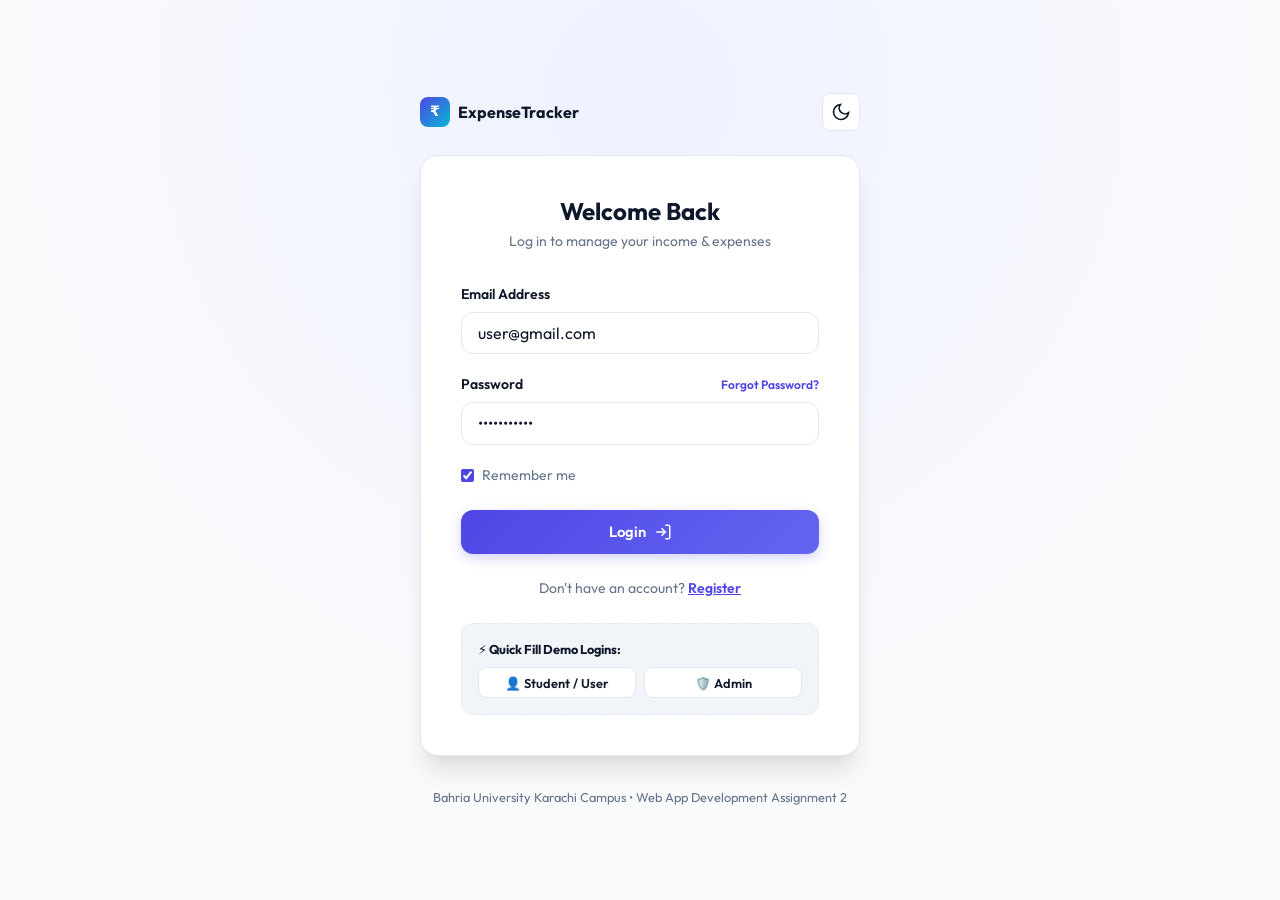
<file: login.html>
<!DOCTYPE html>
<html lang="en" data-theme="light">
<head>
  <meta charset="UTF-8">
  <meta name="viewport" content="width=device-width, initial-scale=1.0">
  <title>Login | Personal Expense Tracker</title>
  <link rel="preconnect" href="https://fonts.googleapis.com">
  <link rel="preconnect" href="https://fonts.gstatic.com" crossorigin>
  <link href="https://fonts.googleapis.com/css2?family=Outfit:wght@300;400;500;600;700&display=swap" rel="stylesheet">
  <link rel="stylesheet" href="css/style.css">
  <link rel="stylesheet" href="css/responsive.css">
  <style>
    .auth-page {
      min-height: 100vh;
      display: flex;
      flex-direction: column;
      align-items: center;
      justify-content: center;
      padding: 2rem 1rem;
      background: radial-gradient(circle at 50% 10%, var(--primary-light), var(--bg-main) 60%);
    }
    .auth-card {
      width: 100%;
      max-width: 440px;
      background: var(--bg-card);
      border: 1px solid var(--border-color);
      border-radius: var(--radius-lg);
      padding: 2.5rem;
      box-shadow: var(--shadow-xl);
    }
    .auth-header {
      text-align: center;
      margin-bottom: 2rem;
    }
    .demo-credentials-box {
      margin-top: 1.5rem;
      padding: 1rem;
      background: var(--bg-card-subtle);
      border: 1px dashed var(--border-color);
      border-radius: var(--radius-md);
      font-size: 0.8rem;
    }
  </style>
</head>
<body class="auth-page">

  <!-- Top bar with brand & theme toggle -->
  <div style="width:100%; max-width:440px; display:flex; justify-content:space-between; align-items:center; margin-bottom:1.5rem;">
    <a href="index.html" style="display:flex; align-items:center; gap:0.5rem; font-weight:700; color:var(--text-main);">
      <div class="brand-icon" style="width:30px; height:30px; font-size:0.9rem;">₹</div>
      <span>ExpenseTracker</span>
    </a>
    <button id="themeToggleBtn" class="btn-icon" title="Toggle Theme" aria-label="Toggle Theme">🌙</button>
  </div>

  <!-- Login Card (Matches Figure 2: 3. Login Page Wireframe) -->
  <div class="auth-card">
    <div class="auth-header">
      <h1 class="text-2xl font-bold" style="margin-bottom:0.35rem;">Welcome Back</h1>
      <p class="text-muted text-sm">Log in to manage your income & expenses</p>
    </div>

    <form id="loginForm" novalidate>
      <div class="form-group" id="emailGroup">
        <label for="loginEmail" class="form-label">Email Address</label>
        <input 
          type="email" 
          id="loginEmail" 
          class="form-control" 
          placeholder="name@example.com" 
          value="user@gmail.com"
          required
        >
        <span class="form-error" id="emailError">Please enter a valid email address</span>
      </div>

      <div class="form-group" id="passwordGroup">
        <div style="display:flex; justify-content:space-between; align-items:center;">
          <label for="loginPassword" class="form-label">Password</label>
          <a href="#" onclick="alert('Demo reset instructions sent! Password is password123'); return false;" class="text-xs text-primary" style="font-weight:600;">Forgot Password?</a>
        </div>
        <input 
          type="password" 
          id="loginPassword" 
          class="form-control" 
          placeholder="••••••••" 
          value="password123"
          required
        >
        <span class="form-error" id="passwordError">Password must be at least 6 characters</span>
      </div>

      <div style="display:flex; align-items:center; justify-content:space-between; margin-bottom:1.5rem;">
        <label style="display:flex; align-items:center; gap:0.5rem; font-size:0.875rem; color:var(--text-muted); cursor:pointer;">
          <input type="checkbox" id="rememberMe" checked style="accent-color:var(--primary);">
          <span>Remember me</span>
        </label>
      </div>

      <button type="submit" class="btn btn-primary" style="width:100%; padding:0.8rem;">
        <span>Login</span>
        <svg width="18" height="18" viewBox="0 0 24 24" fill="none" stroke="currentColor" stroke-width="2"><path d="M15 3h4a2 2 0 0 1 2 2v14a2 2 0 0 1-2 2h-4"/><polyline points="10 17 15 12 10 7"/><line x1="15" y1="12" x2="3" y2="12"/></svg>
      </button>
    </form>

    <div style="text-align:center; margin-top:1.5rem; font-size:0.875rem; color:var(--text-muted);">
      Don't have an account? 
      <a href="register.html" class="text-primary font-semibold" style="text-decoration:underline;">Register</a>
    </div>

    <!-- Quick Demo Accounts for Project Reviewers -->
    <div class="demo-credentials-box">
      <div style="font-weight:700; margin-bottom:0.5rem; color:var(--text-main);">⚡ Quick Fill Demo Logins:</div>
      <div style="display:flex; gap:0.5rem;">
        <button type="button" class="btn btn-secondary btn-sm" id="btnFillUser" style="flex:1;">
          👤 Student / User
        </button>
        <button type="button" class="btn btn-secondary btn-sm" id="btnFillAdmin" style="flex:1;">
          🛡️ Admin
        </button>
      </div>
    </div>
  </div>

  <div style="margin-top:2rem; font-size:0.8rem; color:var(--text-muted); text-align:center;">
    Bahria University Karachi Campus &bull; Web App Development Assignment 2
  </div>

  <script src="js/store.js"></script>
  <script src="js/app.js"></script>
  <script>
    // Autofill helpers
    document.getElementById('btnFillUser').addEventListener('click', () => {
      document.getElementById('loginEmail').value = 'user@gmail.com';
      document.getElementById('loginPassword').value = 'password123';
      showToast('Loaded demo Student/User credentials', 'info');
    });

    document.getElementById('btnFillAdmin').addEventListener('click', () => {
      document.getElementById('loginEmail').value = 'admin@expensetracker.com';
      document.getElementById('loginPassword').value = 'adminpassword';
      showToast('Loaded demo Admin credentials', 'info');
    });

    // Form Validation & Submission
    const form = document.getElementById('loginForm');
    form.addEventListener('submit', (e) => {
      e.preventDefault();
      let isValid = true;

      const emailInput = document.getElementById('loginEmail');
      const passwordInput = document.getElementById('loginPassword');
      const emailGroup = document.getElementById('emailGroup');
      const passwordGroup = document.getElementById('passwordGroup');

      const emailVal = emailInput.value.trim();
      const passVal = passwordInput.value.trim();

      // Email validation regex
      const emailRegex = /^[^\s@]+@[^\s@]+\.[^\s@]+$/;
      if (!emailRegex.test(emailVal)) {
        emailGroup.classList.add('has-error');
        isValid = false;
      } else {
        emailGroup.classList.remove('has-error');
      }

      // Password validation
      if (passVal.length < 6) {
        passwordGroup.classList.add('has-error');
        isValid = false;
      } else {
        passwordGroup.classList.remove('has-error');
      }

      if (!isValid) return;

      // Verify with mock database
      const users = window.store.getUsers();
      const matched = users.find(u => u.email.toLowerCase() === emailVal.toLowerCase() && u.password === passVal);

      if (matched) {
        window.store.setCurrentUser(matched);
        showToast(`Welcome back, ${matched.name}!`, 'success');
        setTimeout(() => {
          if (matched.role === 'admin') {
            window.location.href = 'admin.html';
          } else {
            window.location.href = 'dashboard.html';
          }
        }, 600);
      } else {
        showToast('Invalid email or password. Please check your credentials.', 'error');
      }
    });
  </script>
</body>
</html>
</file>
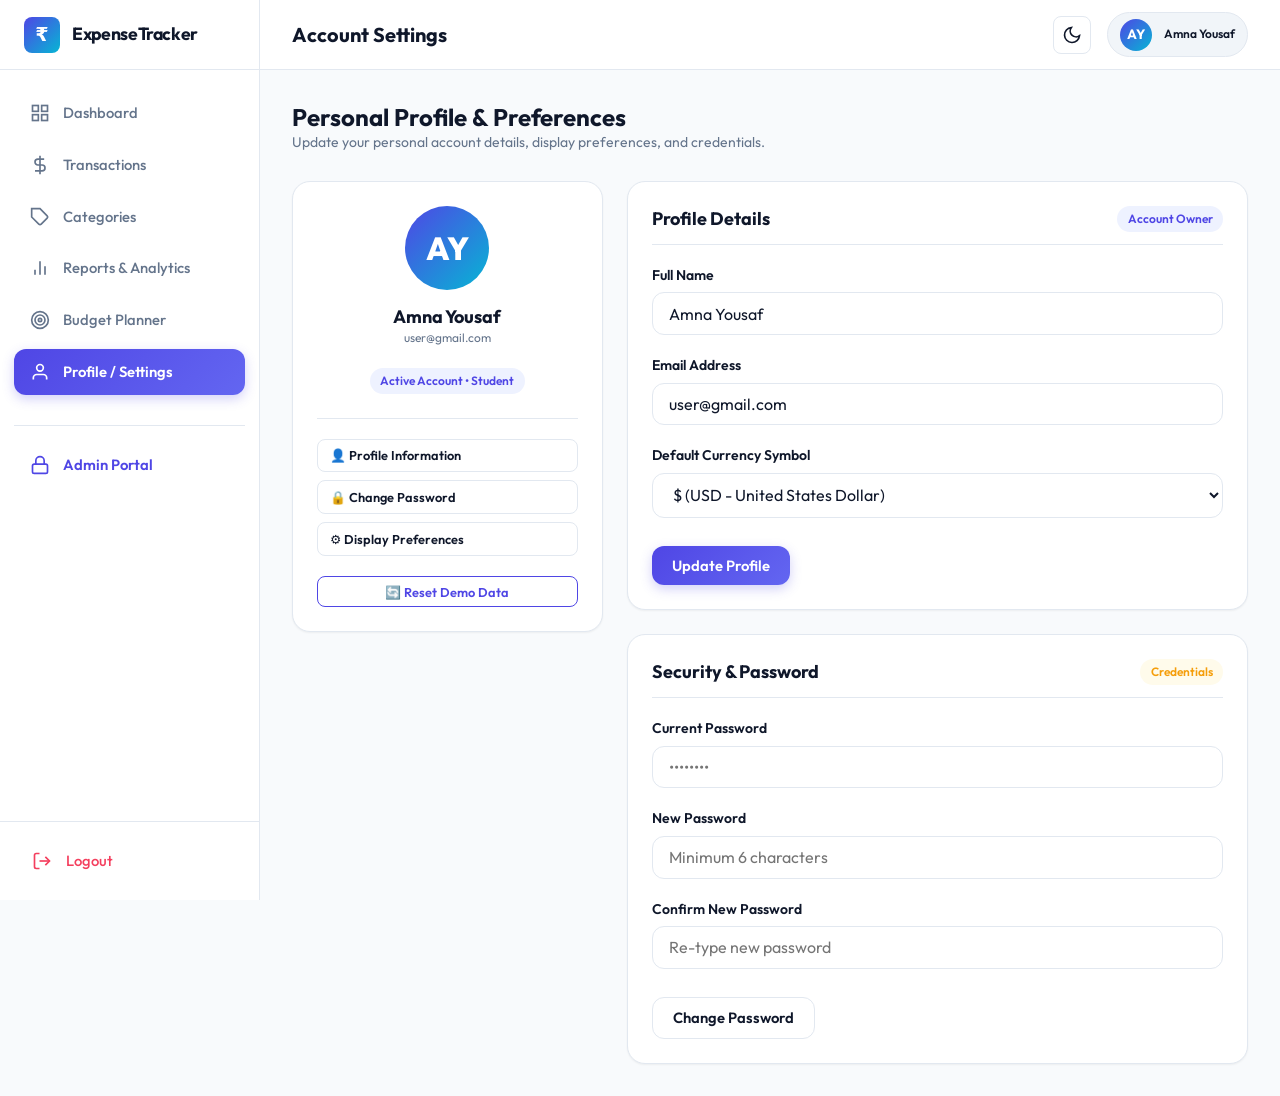
<file: profile.html>
<!DOCTYPE html>
<html lang="en" data-theme="light">
<head>
  <meta charset="UTF-8">
  <meta name="viewport" content="width=device-width, initial-scale=1.0">
  <title>Profile & Settings | Personal Expense Tracker</title>
  <link rel="preconnect" href="https://fonts.googleapis.com">
  <link rel="preconnect" href="https://fonts.gstatic.com" crossorigin>
  <link href="https://fonts.googleapis.com/css2?family=Outfit:wght@300;400;500;600;700;800&display=swap" rel="stylesheet">
  <link rel="stylesheet" href="css/style.css">
  <link rel="stylesheet" href="css/responsive.css">
</head>
<body>

  <div class="app-container">
    <!-- Sidebar Navigation -->
    <aside class="sidebar">
      <div class="sidebar-brand">
        <div class="brand-icon">₹</div>
        <span class="brand-title">ExpenseTracker</span>
      </div>

      <nav class="sidebar-nav">
        <a href="dashboard.html" class="nav-link">
          <svg viewBox="0 0 24 24" fill="none" stroke="currentColor" stroke-width="2"><rect x="3" y="3" width="7" height="7"/><rect x="14" y="3" width="7" height="7"/><rect x="14" y="14" width="7" height="7"/><rect x="3" y="14" width="7" height="7"/></svg>
          <span>Dashboard</span>
        </a>

        <a href="transactions.html" class="nav-link">
          <svg viewBox="0 0 24 24" fill="none" stroke="currentColor" stroke-width="2"><line x1="12" y1="1" x2="12" y2="23"/><path d="M17 5H9.5a3.5 3.5 0 0 0 0 7h5a3.5 3.5 0 0 1 0 7H6"/></svg>
          <span>Transactions</span>
        </a>

        <a href="categories.html" class="nav-link">
          <svg viewBox="0 0 24 24" fill="none" stroke="currentColor" stroke-width="2"><path d="M20.59 13.41l-7.17 7.17a2 2 0 0 1-2.83 0L2 12V2h10l8.59 8.59a2 2 0 0 1 0 2.82z"/><line x1="7" y1="7" x2="7.01" y2="7"/></svg>
          <span>Categories</span>
        </a>

        <a href="reports.html" class="nav-link">
          <svg viewBox="0 0 24 24" fill="none" stroke="currentColor" stroke-width="2"><line x1="18" y1="20" x2="18" y2="10"/><line x1="12" y1="20" x2="12" y2="4"/><line x1="6" y1="20" x2="6" y2="14"/></svg>
          <span>Reports & Analytics</span>
        </a>

        <a href="budget.html" class="nav-link">
          <svg viewBox="0 0 24 24" fill="none" stroke="currentColor" stroke-width="2"><circle cx="12" cy="12" r="10"/><circle cx="12" cy="12" r="6"/><circle cx="12" cy="12" r="2"/></svg>
          <span>Budget Planner</span>
        </a>

        <a href="profile.html" class="nav-link active">
          <svg viewBox="0 0 24 24" fill="none" stroke="currentColor" stroke-width="2"><path d="M20 21v-2a4 4 0 0 0-4-4H8a4 4 0 0 0-4 4v2"/><circle cx="12" cy="7" r="4"/></svg>
          <span>Profile / Settings</span>
        </a>

        <div style="margin-top:1.5rem; padding-top:1rem; border-top:1px solid var(--border-color);">
          <a href="admin.html" class="nav-link" style="color:var(--primary); font-weight:600;">
            <svg viewBox="0 0 24 24" fill="none" stroke="currentColor" stroke-width="2"><rect x="3" y="11" width="18" height="11" rx="2" ry="2"/><path d="M7 11V7a5 5 0 0 1 10 0v4"/></svg>
            <span>Admin Portal</span>
          </a>
        </div>
      </nav>

      <div class="sidebar-footer">
        <a href="#" class="nav-link logout-trigger" style="color:var(--accent-expense);">
          <svg viewBox="0 0 24 24" fill="none" stroke="currentColor" stroke-width="2"><path d="M9 21H5a2 2 0 0 1-2-2V5a2 2 0 0 1 2-2h4"/><polyline points="16 17 21 12 16 7"/><line x1="21" y1="12" x2="9" y2="12"/></svg>
          <span>Logout</span>
        </a>
      </div>
    </aside>

    <!-- Main Wrapper -->
    <div class="main-wrapper">
      <header class="top-navbar">
        <div class="nav-left">
          <button id="sidebarToggleBtn" class="menu-toggle-btn btn-icon" aria-label="Toggle Navigation">
            <svg width="22" height="22" viewBox="0 0 24 24" fill="none" stroke="currentColor" stroke-width="2"><line x1="3" y1="12" x2="21" y2="12"/><line x1="3" y1="6" x2="21" y2="6"/><line x1="3" y1="18" x2="21" y2="18"/></svg>
          </button>
          <h1 class="text-xl font-bold">Account Settings</h1>
        </div>

        <div class="nav-right">
          <button id="themeToggleBtn" class="btn-icon" title="Toggle Theme" aria-label="Toggle Theme">
            🌙
          </button>
          <a href="profile.html" class="user-profile-badge">
            <div class="user-avatar" id="headerUserAvatar">AY</div>
            <div style="text-align:left; line-height:1.2;">
              <div class="text-xs font-semibold" id="headerUserName">Amna Yousaf</div>
            </div>
          </a>
        </div>
      </header>

      <!-- Content Body (Matches Wireframe 10. Profile / Settings) -->
      <main class="content-body">
        
        <div style="margin-bottom:1.75rem;">
          <h2 class="text-2xl font-bold">Personal Profile & Preferences</h2>
          <p class="text-muted text-sm">Update your personal account details, display preferences, and credentials.</p>
        </div>

        <!-- 2 Column Layout (Matches Figure 2: Wireframe 10) -->
        <div style="display:grid; grid-template-columns:1fr 2fr; gap:1.5rem;">
          
          <!-- Left Column: User Card & Sub-navigation -->
          <div class="card" style="text-align:center; height:fit-content;">
            <div style="width:84px; height:84px; border-radius:50%; background:linear-gradient(135deg, var(--primary), var(--secondary)); color:#fff; display:flex; align-items:center; justify-content:center; font-size:2rem; font-weight:800; margin:0 auto 1rem;" id="profileAvatarBig">
              AY
            </div>

            <h3 class="text-lg font-bold" id="profileCardName">Amna Yousaf</h3>
            <p class="text-xs text-muted" id="profileCardEmail" style="margin-bottom:1.25rem;">user@gmail.com</p>
            <span class="badge badge-primary" style="margin-bottom:1.5rem;">Active Account &bull; Student</span>

            <div style="display:flex; flex-direction:column; gap:0.5rem; text-align:left; border-top:1px solid var(--border-color); padding-top:1.25rem;">
              <a href="#profileSection" class="btn btn-secondary btn-sm" style="justify-content:flex-start;">
                👤 Profile Information
              </a>
              <a href="#passwordSection" class="btn btn-secondary btn-sm" style="justify-content:flex-start;">
                🔒 Change Password
              </a>
              <a href="#preferencesSection" class="btn btn-secondary btn-sm" style="justify-content:flex-start;">
                ⚙️ Display Preferences
              </a>
              <button id="btnResetAllData" class="btn btn-outline-primary btn-sm" style="margin-top:0.75rem; justify-content:center;">
                🔄 Reset Demo Data
              </button>
            </div>
          </div>

          <!-- Right Column: Settings Forms -->
          <div style="display:flex; flex-direction:column; gap:1.5rem;">
            
            <!-- Profile Info Form (Matches Wireframe 10) -->
            <div class="card" id="profileSection">
              <div class="card-header">
                <h3 class="text-lg font-bold">Profile Details</h3>
                <span class="badge badge-primary">Account Owner</span>
              </div>

              <form id="profileDetailsForm">
                <div class="form-group">
                  <label for="profName" class="form-label">Full Name</label>
                  <input type="text" id="profName" class="form-control" value="Amna Yousaf" required>
                </div>

                <div class="form-group">
                  <label for="profEmail" class="form-label">Email Address</label>
                  <input type="email" id="profEmail" class="form-control" value="user@gmail.com" required>
                </div>

                <div class="form-group">
                  <label for="profCurrency" class="form-label">Default Currency Symbol</label>
                  <select id="profCurrency" class="form-control">
                    <option value="$">$ (USD - United States Dollar)</option>
                    <option value="Rs. ">Rs. (PKR - Pakistani Rupee)</option>
                    <option value="€">€ (EUR - Euro)</option>
                    <option value="£">£ (GBP - British Pound)</option>
                  </select>
                </div>

                <button type="submit" class="btn btn-primary" style="margin-top:0.5rem;">
                  Update Profile
                </button>
              </form>
            </div>

            <!-- Change Password Form -->
            <div class="card" id="passwordSection">
              <div class="card-header">
                <h3 class="text-lg font-bold">Security & Password</h3>
                <span class="badge badge-warning">Credentials</span>
              </div>

              <form id="changePasswordForm">
                <div class="form-group">
                  <label for="currentPassword" class="form-label">Current Password</label>
                  <input type="password" id="currentPassword" class="form-control" placeholder="••••••••" required>
                </div>

                <div class="form-group">
                  <label for="newPassword" class="form-label">New Password</label>
                  <input type="password" id="newPassword" class="form-control" placeholder="Minimum 6 characters" required>
                </div>

                <div class="form-group">
                  <label for="confirmNewPassword" class="form-label">Confirm New Password</label>
                  <input type="password" id="confirmNewPassword" class="form-control" placeholder="Re-type new password" required>
                </div>

                <button type="submit" class="btn btn-secondary" style="margin-top:0.5rem;">
                  Change Password
                </button>
              </form>
            </div>

          </div>

        </div>

      </main>
    </div>
  </div>

  <script src="js/store.js"></script>
  <script src="js/app.js"></script>
  <script>
    document.addEventListener('DOMContentLoaded', () => {
      const user = window.store.getCurrentUser();
      const settings = window.store.getSettings();

      if (user) {
        document.getElementById('profName').value = user.name || '';
        document.getElementById('profEmail').value = user.email || '';
        document.getElementById('profileCardName').textContent = user.name || 'User';
        document.getElementById('profileCardEmail').textContent = user.email || '';
        
        const initials = (user.name || 'U').split(' ').map(n => n[0]).join('').substring(0, 2).toUpperCase();
        document.getElementById('profileAvatarBig').textContent = initials;
      }

      if (settings && settings.currency) {
        document.getElementById('profCurrency').value = settings.currency;
      }

      // Profile details form submit
      document.getElementById('profileDetailsForm').addEventListener('submit', (e) => {
        e.preventDefault();
        const newName = document.getElementById('profName').value.trim();
        const newEmail = document.getElementById('profEmail').value.trim();
        const newCurrency = document.getElementById('profCurrency').value;

        if (newName.length < 3) {
          showToast('Name must be at least 3 characters', 'error');
          return;
        }

        if (user) {
          window.store.updateUser(user.id, { name: newName, email: newEmail });
        }
        window.store.saveSettings({ ...settings, currency: newCurrency });

        showToast('Profile and currency preferences updated!', 'success');
        setTimeout(() => location.reload(), 600);
      });

      // Password form submit
      document.getElementById('changePasswordForm').addEventListener('submit', (e) => {
        e.preventDefault();
        const curPass = document.getElementById('currentPassword').value.trim();
        const newPass = document.getElementById('newPassword').value.trim();
        const confPass = document.getElementById('confirmNewPassword').value.trim();

        if (user && curPass !== user.password) {
          showToast('Current password does not match!', 'error');
          return;
        }

        if (newPass.length < 6) {
          showToast('New password must be at least 6 characters long', 'error');
          return;
        }

        if (newPass !== confPass) {
          showToast('New passwords do not match!', 'error');
          return;
        }

        if (user) {
          window.store.updateUser(user.id, { password: newPass });
          showToast('Password changed successfully!', 'success');
          document.getElementById('changePasswordForm').reset();
        }
      });

      // Reset demo data trigger
      document.getElementById('btnResetAllData').addEventListener('click', () => {
        if (confirm('Reset all transactions, budgets and settings back to original proposal state?')) {
          window.store.resetToDemo();
          showToast('Reset completed successfully!', 'info');
          setTimeout(() => location.reload(), 500);
        }
      });
    });
  </script>
</body>
</html>
</file>
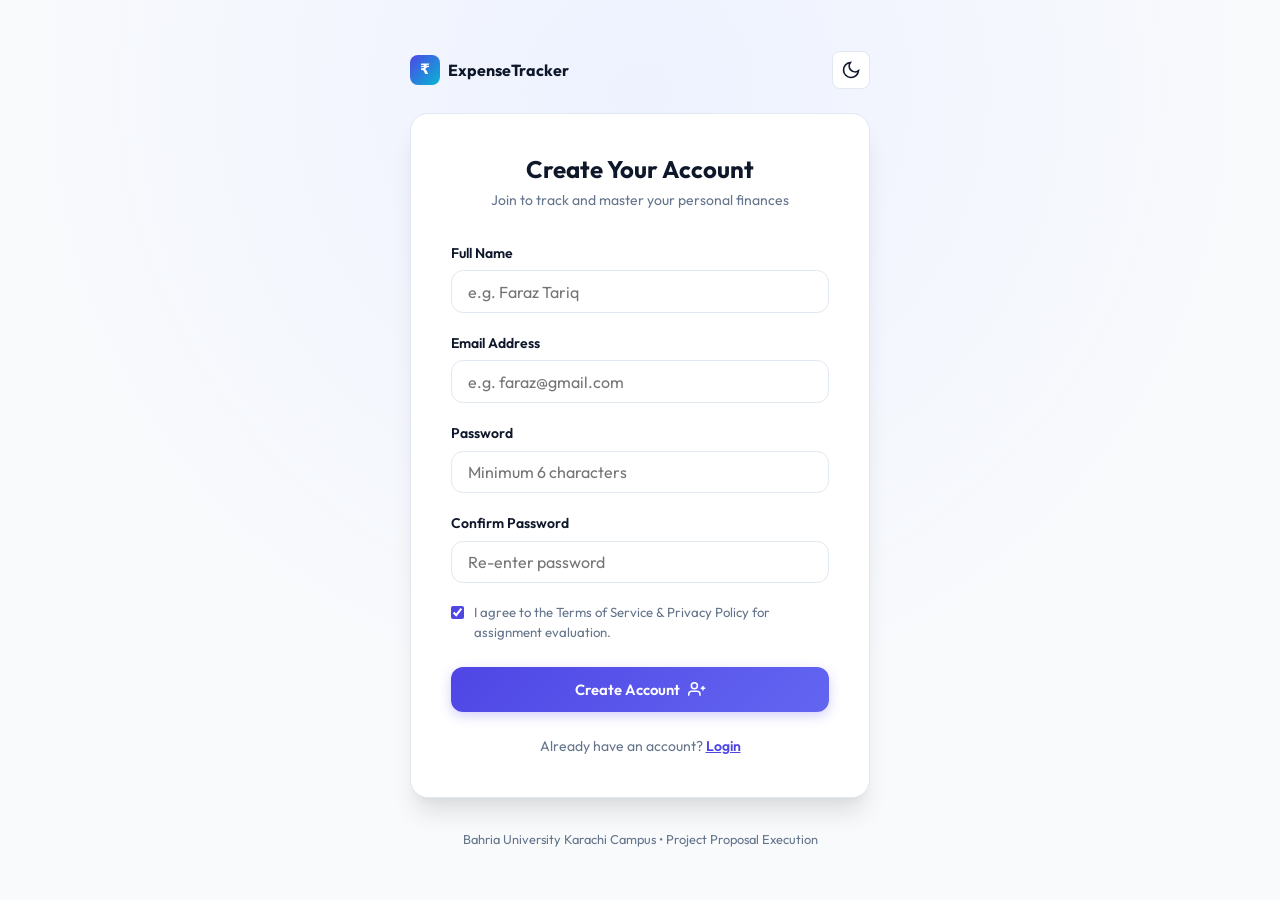
<file: register.html>
<!DOCTYPE html>
<html lang="en" data-theme="light">
<head>
  <meta charset="UTF-8">
  <meta name="viewport" content="width=device-width, initial-scale=1.0">
  <title>Create Your Account | Personal Expense Tracker</title>
  <link rel="preconnect" href="https://fonts.googleapis.com">
  <link rel="preconnect" href="https://fonts.gstatic.com" crossorigin>
  <link href="https://fonts.googleapis.com/css2?family=Outfit:wght@300;400;500;600;700&display=swap" rel="stylesheet">
  <link rel="stylesheet" href="css/style.css">
  <link rel="stylesheet" href="css/responsive.css">
  <style>
    .auth-page {
      min-height: 100vh;
      display: flex;
      flex-direction: column;
      align-items: center;
      justify-content: center;
      padding: 2rem 1rem;
      background: radial-gradient(circle at 50% 10%, var(--primary-light), var(--bg-main) 60%);
    }
    .auth-card {
      width: 100%;
      max-width: 460px;
      background: var(--bg-card);
      border: 1px solid var(--border-color);
      border-radius: var(--radius-lg);
      padding: 2.5rem;
      box-shadow: var(--shadow-xl);
    }
    .auth-header {
      text-align: center;
      margin-bottom: 2rem;
    }
  </style>
</head>
<body class="auth-page">

  <!-- Brand header -->
  <div style="width:100%; max-width:460px; display:flex; justify-content:space-between; align-items:center; margin-bottom:1.5rem;">
    <a href="index.html" style="display:flex; align-items:center; gap:0.5rem; font-weight:700; color:var(--text-main);">
      <div class="brand-icon" style="width:30px; height:30px; font-size:0.9rem;">₹</div>
      <span>ExpenseTracker</span>
    </a>
    <button id="themeToggleBtn" class="btn-icon" title="Toggle Theme" aria-label="Toggle Theme">🌙</button>
  </div>

  <!-- Register Card (Matches Figure 2: 2. Register Page Wireframe) -->
  <div class="auth-card">
    <div class="auth-header">
      <h1 class="text-2xl font-bold" style="margin-bottom:0.35rem;">Create Your Account</h1>
      <p class="text-muted text-sm">Join to track and master your personal finances</p>
    </div>

    <form id="registerForm" novalidate>
      <div class="form-group" id="nameGroup">
        <label for="regName" class="form-label">Full Name</label>
        <input 
          type="text" 
          id="regName" 
          class="form-control" 
          placeholder="e.g. Faraz Tariq" 
          required
        >
        <span class="form-error" id="nameError">Full name must be at least 3 characters long</span>
      </div>

      <div class="form-group" id="emailGroup">
        <label for="regEmail" class="form-label">Email Address</label>
        <input 
          type="email" 
          id="regEmail" 
          class="form-control" 
          placeholder="e.g. faraz@gmail.com" 
          required
        >
        <span class="form-error" id="emailError">Please enter a valid email address</span>
      </div>

      <div class="form-group" id="passGroup">
        <label for="regPass" class="form-label">Password</label>
        <input 
          type="password" 
          id="regPass" 
          class="form-control" 
          placeholder="Minimum 6 characters" 
          required
        >
        <span class="form-error" id="passError">Password must be at least 6 characters</span>
      </div>

      <div class="form-group" id="confirmPassGroup">
        <label for="regConfirmPass" class="form-label">Confirm Password</label>
        <input 
          type="password" 
          id="regConfirmPass" 
          class="form-control" 
          placeholder="Re-enter password" 
          required
        >
        <span class="form-error" id="confirmPassError">Passwords do not match</span>
      </div>

      <div class="form-group" style="margin-bottom:1.5rem;">
        <label style="display:flex; align-items:flex-start; gap:0.6rem; font-size:0.825rem; color:var(--text-muted); cursor:pointer;">
          <input type="checkbox" id="termsCheck" checked style="margin-top:3px; accent-color:var(--primary);">
          <span>I agree to the Terms of Service & Privacy Policy for assignment evaluation.</span>
        </label>
      </div>

      <button type="submit" class="btn btn-primary" style="width:100%; padding:0.8rem;">
        <span>Create Account</span>
        <svg width="18" height="18" viewBox="0 0 24 24" fill="none" stroke="currentColor" stroke-width="2"><path d="M16 21v-2a4 4 0 0 0-4-4H5a4 4 0 0 0-4 4v2"/><circle cx="8.5" cy="7.5" r="4"/><line x1="20" y1="8" x2="20" y2="14"/><line x1="23" y1="11" x2="17" y2="11"/></svg>
      </button>
    </form>

    <div style="text-align:center; margin-top:1.5rem; font-size:0.875rem; color:var(--text-muted);">
      Already have an account? 
      <a href="login.html" class="text-primary font-semibold" style="text-decoration:underline;">Login</a>
    </div>
  </div>

  <div style="margin-top:2rem; font-size:0.8rem; color:var(--text-muted); text-align:center;">
    Bahria University Karachi Campus &bull; Project Proposal Execution
  </div>

  <script src="js/store.js"></script>
  <script src="js/app.js"></script>
  <script>
    const form = document.getElementById('registerForm');
    form.addEventListener('submit', (e) => {
      e.preventDefault();
      let isValid = true;

      const nameInput = document.getElementById('regName');
      const emailInput = document.getElementById('regEmail');
      const passInput = document.getElementById('regPass');
      const confirmPassInput = document.getElementById('regConfirmPass');

      const nameGroup = document.getElementById('nameGroup');
      const emailGroup = document.getElementById('emailGroup');
      const passGroup = document.getElementById('passGroup');
      const confirmPassGroup = document.getElementById('confirmPassGroup');

      const nameVal = nameInput.value.trim();
      const emailVal = emailInput.value.trim();
      const passVal = passInput.value.trim();
      const confirmPassVal = confirmPassInput.value.trim();

      // Name validation
      if (nameVal.length < 3) {
        nameGroup.classList.add('has-error');
        isValid = false;
      } else {
        nameGroup.classList.remove('has-error');
      }

      // Email validation
      const emailRegex = /^[^\s@]+@[^\s@]+\.[^\s@]+$/;
      if (!emailRegex.test(emailVal)) {
        emailGroup.classList.add('has-error');
        isValid = false;
      } else {
        emailGroup.classList.remove('has-error');
      }

      // Password validation
      if (passVal.length < 6) {
        passGroup.classList.add('has-error');
        isValid = false;
      } else {
        passGroup.classList.remove('has-error');
      }

      // Confirm password match
      if (confirmPassVal !== passVal) {
        confirmPassGroup.classList.add('has-error');
        isValid = false;
      } else {
        confirmPassGroup.classList.remove('has-error');
      }

      if (!isValid) return;

      // Check if user already exists
      const existing = window.store.getUsers().find(u => u.email.toLowerCase() === emailVal.toLowerCase());
      if (existing) {
        showToast('An account with this email already exists. Please log in.', 'error');
        return;
      }

      // Register new user
      const newUser = {
        id: 'usr_' + Date.now(),
        name: nameVal,
        email: emailVal,
        password: passVal,
        role: 'user',
        joined: new Date().toISOString().split('T')[0]
      };

      window.store.addUser(newUser);
      window.store.setCurrentUser(newUser);

      showToast('Account created successfully! Welcome aboard.', 'success');
      setTimeout(() => {
        window.location.href = 'dashboard.html';
      }, 700);
    });
  </script>
</body>
</html>
</file>
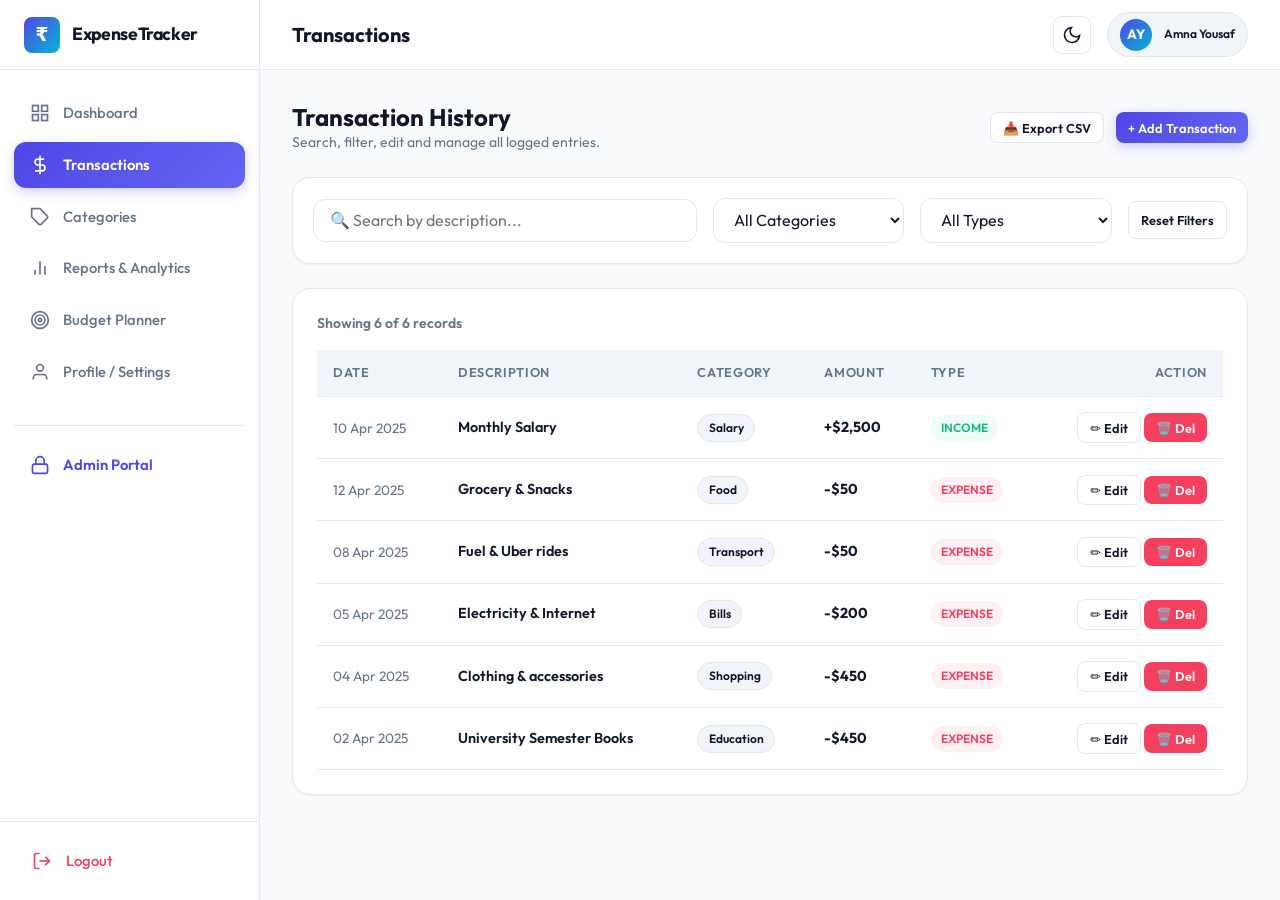
<file: transactions.html>
<!DOCTYPE html>
<html lang="en" data-theme="light">
<head>
  <meta charset="UTF-8">
  <meta name="viewport" content="width=device-width, initial-scale=1.0">
  <title>Transactions | Personal Expense Tracker</title>
  <link rel="preconnect" href="https://fonts.googleapis.com">
  <link rel="preconnect" href="https://fonts.gstatic.com" crossorigin>
  <link href="https://fonts.googleapis.com/css2?family=Outfit:wght@300;400;500;600;700;800&display=swap" rel="stylesheet">
  <link rel="stylesheet" href="css/style.css">
  <link rel="stylesheet" href="css/responsive.css">
</head>
<body>

  <div class="app-container">
    <!-- Sidebar Navigation -->
    <aside class="sidebar">
      <div class="sidebar-brand">
        <div class="brand-icon">₹</div>
        <span class="brand-title">ExpenseTracker</span>
      </div>

      <nav class="sidebar-nav">
        <a href="dashboard.html" class="nav-link">
          <svg viewBox="0 0 24 24" fill="none" stroke="currentColor" stroke-width="2"><rect x="3" y="3" width="7" height="7"/><rect x="14" y="3" width="7" height="7"/><rect x="14" y="14" width="7" height="7"/><rect x="3" y="14" width="7" height="7"/></svg>
          <span>Dashboard</span>
        </a>

        <a href="transactions.html" class="nav-link active">
          <svg viewBox="0 0 24 24" fill="none" stroke="currentColor" stroke-width="2"><line x1="12" y1="1" x2="12" y2="23"/><path d="M17 5H9.5a3.5 3.5 0 0 0 0 7h5a3.5 3.5 0 0 1 0 7H6"/></svg>
          <span>Transactions</span>
        </a>

        <a href="categories.html" class="nav-link">
          <svg viewBox="0 0 24 24" fill="none" stroke="currentColor" stroke-width="2"><path d="M20.59 13.41l-7.17 7.17a2 2 0 0 1-2.83 0L2 12V2h10l8.59 8.59a2 2 0 0 1 0 2.82z"/><line x1="7" y1="7" x2="7.01" y2="7"/></svg>
          <span>Categories</span>
        </a>

        <a href="reports.html" class="nav-link">
          <svg viewBox="0 0 24 24" fill="none" stroke="currentColor" stroke-width="2"><line x1="18" y1="20" x2="18" y2="10"/><line x1="12" y1="20" x2="12" y2="4"/><line x1="6" y1="20" x2="6" y2="14"/></svg>
          <span>Reports & Analytics</span>
        </a>

        <a href="budget.html" class="nav-link">
          <svg viewBox="0 0 24 24" fill="none" stroke="currentColor" stroke-width="2"><circle cx="12" cy="12" r="10"/><circle cx="12" cy="12" r="6"/><circle cx="12" cy="12" r="2"/></svg>
          <span>Budget Planner</span>
        </a>

        <a href="profile.html" class="nav-link">
          <svg viewBox="0 0 24 24" fill="none" stroke="currentColor" stroke-width="2"><path d="M20 21v-2a4 4 0 0 0-4-4H8a4 4 0 0 0-4 4v2"/><circle cx="12" cy="7" r="4"/></svg>
          <span>Profile / Settings</span>
        </a>

        <div style="margin-top:1.5rem; padding-top:1rem; border-top:1px solid var(--border-color);">
          <a href="admin.html" class="nav-link" style="color:var(--primary); font-weight:600;">
            <svg viewBox="0 0 24 24" fill="none" stroke="currentColor" stroke-width="2"><rect x="3" y="11" width="18" height="11" rx="2" ry="2"/><path d="M7 11V7a5 5 0 0 1 10 0v4"/></svg>
            <span>Admin Portal</span>
          </a>
        </div>
      </nav>

      <div class="sidebar-footer">
        <a href="#" class="nav-link logout-trigger" style="color:var(--accent-expense);">
          <svg viewBox="0 0 24 24" fill="none" stroke="currentColor" stroke-width="2"><path d="M9 21H5a2 2 0 0 1-2-2V5a2 2 0 0 1 2-2h4"/><polyline points="16 17 21 12 16 7"/><line x1="21" y1="12" x2="9" y2="12"/></svg>
          <span>Logout</span>
        </a>
      </div>
    </aside>

    <!-- Main Wrapper -->
    <div class="main-wrapper">
      <header class="top-navbar">
        <div class="nav-left">
          <button id="sidebarToggleBtn" class="menu-toggle-btn btn-icon" aria-label="Toggle Navigation">
            <svg width="22" height="22" viewBox="0 0 24 24" fill="none" stroke="currentColor" stroke-width="2"><line x1="3" y1="12" x2="21" y2="12"/><line x1="3" y1="6" x2="21" y2="6"/><line x1="3" y1="18" x2="21" y2="18"/></svg>
          </button>
          <h1 class="text-xl font-bold">Transactions</h1>
        </div>

        <div class="nav-right">
          <button id="themeToggleBtn" class="btn-icon" title="Toggle Theme" aria-label="Toggle Theme">
            🌙
          </button>
          <a href="profile.html" class="user-profile-badge">
            <div class="user-avatar" id="headerUserAvatar">AY</div>
            <div style="text-align:left; line-height:1.2;">
              <div class="text-xs font-semibold" id="headerUserName">Amna Yousaf</div>
            </div>
          </a>
        </div>
      </header>

      <!-- Content Body (Matches Wireframe 6. Transactions Page) -->
      <main class="content-body">
        
        <!-- Page Title & Primary Actions -->
        <div class="actions-bar" style="display:flex; justify-content:space-between; align-items:center; margin-bottom:1.5rem; flex-wrap:wrap; gap:1rem;">
          <div>
            <h2 class="text-2xl font-bold">Transaction History</h2>
            <p class="text-muted text-sm">Search, filter, edit and manage all logged entries.</p>
          </div>
          <div style="display:flex; gap:0.75rem;">
            <button id="btnExportCSV" class="btn btn-secondary btn-sm">
              📥 Export CSV
            </button>
            <button id="btnAddTxnBtn" class="btn btn-primary btn-sm">
              + Add Transaction
            </button>
          </div>
        </div>

        <!-- Filter Controls Bar (Search by description, Filter by Category, Filter by Type) -->
        <div class="card" style="margin-bottom:1.5rem; padding:1.25rem;">
          <div class="filters-group" style="display:flex; gap:1rem; align-items:center; flex-wrap:wrap;">
            
            <!-- Search bar -->
            <div class="search-input-wrapper" style="flex:2; min-width:240px; position:relative;">
              <input 
                type="text" 
                id="searchDescription" 
                class="form-control" 
                placeholder="🔍 Search by description..."
              >
            </div>

            <!-- Category filter -->
            <div style="flex:1; min-width:180px;">
              <select id="filterCategory" class="form-control">
                <option value="">All Categories</option>
                <!-- Populated dynamically -->
              </select>
            </div>

            <!-- Type filter -->
            <div style="flex:1; min-width:160px;">
              <select id="filterType" class="form-control">
                <option value="">All Types</option>
                <option value="income">Income Only</option>
                <option value="expense">Expense Only</option>
              </select>
            </div>

            <!-- Clear filters -->
            <button id="btnClearFilters" class="btn btn-secondary btn-sm" style="height:38px;">
              Reset Filters
            </button>
          </div>
        </div>

        <!-- Transactions Table (Wireframe 6: Date, Description, Category, Amount, Action: Edit / Del) -->
        <div class="card">
          <div style="display:flex; justify-content:space-between; align-items:center; margin-bottom:1rem;">
            <span class="text-sm font-semibold text-muted" id="recordsCount">Showing 6 records</span>
          </div>

          <div class="table-responsive">
            <table class="custom-table">
              <thead>
                <tr>
                  <th>Date</th>
                  <th>Description</th>
                  <th>Category</th>
                  <th>Amount</th>
                  <th>Type</th>
                  <th style="text-align:right;">Action</th>
                </tr>
              </thead>
              <tbody id="transactionsTableBody">
                <!-- Populated by JS -->
              </tbody>
            </table>
          </div>
        </div>

      </main>
    </div>
  </div>

  <!-- Reusable Transaction Modal -->
  <div class="modal-overlay" id="transactionModal">
    <div class="modal-content">
      <div class="modal-header">
        <h3 class="text-lg font-bold" id="modalTxnTitle">Add Transaction</h3>
        <button class="modal-close" aria-label="Close modal">&times;</button>
      </div>

      <form id="transactionForm">
        <input type="hidden" id="txnId">

        <div class="form-group">
          <label for="txnType" class="form-label">Transaction Type</label>
          <select id="txnType" class="form-control" required>
            <option value="expense">Expense (Money Out)</option>
            <option value="income">Income (Money In)</option>
          </select>
        </div>

        <div class="form-group">
          <label for="txnCategory" class="form-label">Category</label>
          <select id="txnCategory" class="form-control" required>
            <!-- Populated dynamically -->
          </select>
        </div>

        <div class="form-group">
          <label for="txnAmount" class="form-label">Amount ($)</label>
          <input type="number" id="txnAmount" step="0.01" min="0.01" class="form-control" placeholder="0.00" required>
        </div>

        <div class="form-group">
          <label for="txnDate" class="form-label">Date</label>
          <input type="date" id="txnDate" class="form-control" required>
        </div>

        <div class="form-group">
          <label for="txnDescription" class="form-label">Description</label>
          <input type="text" id="txnDescription" class="form-control" placeholder="e.g. Food, Salary, Transport" required>
        </div>

        <div style="display:flex; justify-content:flex-end; gap:0.75rem; margin-top:1.5rem;">
          <button type="button" class="btn btn-secondary modal-close">Cancel</button>
          <button type="submit" class="btn btn-primary">Save Transaction</button>
        </div>
      </form>
    </div>
  </div>

  <script src="js/store.js"></script>
  <script src="js/app.js"></script>
  <script src="js/transactions.js"></script>
</body>
</html>
</file>
<file: css/style.css>
:root {
  /* Brand Palette */
  --primary: #4f46e5;
  --primary-hover: #4338ca;
  --primary-light: #eef2ff;
  --primary-glow: rgba(79, 70, 229, 0.25);
  
  --secondary: #06b6d4;
  --secondary-hover: #0891b2;
  --secondary-light: #ecfeff;

  --accent-income: #10b981;
  --accent-income-light: #ecfdf5;
  --accent-income-glow: rgba(16, 185, 129, 0.2);

  --accent-expense: #f43f5e;
  --accent-expense-light: #fff1f2;
  --accent-expense-glow: rgba(244, 63, 94, 0.2);

  --accent-warning: #f59e0b;
  --accent-warning-light: #fffbeb;

  /* Neutrals (Light Mode) */
  --bg-main: #f8fafc;
  --bg-card: #ffffff;
  --bg-card-subtle: #f1f5f9;
  --bg-sidebar: #ffffff;
  --text-main: #0f172a;
  --text-muted: #64748b;
  --text-light: #94a3b8;
  --border-color: #e2e8f0;
  --border-focus: #818cf8;

  /* Shadows */
  --shadow-sm: 0 1px 2px 0 rgba(0, 0, 0, 0.05);
  --shadow-md: 0 4px 6px -1px rgba(0, 0, 0, 0.07), 0 2px 4px -2px rgba(0, 0, 0, 0.05);
  --shadow-lg: 0 10px 15px -3px rgba(0, 0, 0, 0.08), 0 4px 6px -4px rgba(0, 0, 0, 0.04);
  --shadow-xl: 0 20px 25px -5px rgba(0, 0, 0, 0.1), 0 8px 10px -6px rgba(0, 0, 0, 0.05);

  /* Radius */
  --radius-sm: 8px;
  --radius-md: 12px;
  --radius-lg: 18px;
  --radius-full: 9999px;

  /* Layout */
  --sidebar-width: 260px;
  --header-height: 70px;
  --transition: all 0.25s cubic-bezier(0.4, 0, 0.2, 1);
}

[data-theme="dark"] {
  --bg-main: #0b0f19;
  --bg-card: #111827;
  --bg-card-subtle: #1e293b;
  --bg-sidebar: #0f172a;
  --text-main: #f8fafc;
  --text-muted: #94a3b8;
  --text-light: #64748b;
  --border-color: #1e293b;
  --border-focus: #6366f1;

  --primary-light: rgba(79, 70, 229, 0.15);
  --accent-income-light: rgba(16, 185, 129, 0.15);
  --accent-expense-light: rgba(244, 63, 94, 0.15);
  --accent-warning-light: rgba(245, 158, 11, 0.15);

  --shadow-sm: 0 1px 2px 0 rgba(0, 0, 0, 0.3);
  --shadow-md: 0 4px 6px -1px rgba(0, 0, 0, 0.4);
  --shadow-lg: 0 10px 15px -3px rgba(0, 0, 0, 0.5);
  --shadow-xl: 0 20px 25px -5px rgba(0, 0, 0, 0.6);
}

/* Reset & Base */
*, *::before, *::after {
  box-sizing: border-box;
  margin: 0;
  padding: 0;
}

body {
  font-family: 'Outfit', 'Plus Jakarta Sans', system-ui, -apple-system, sans-serif;
  background-color: var(--bg-main);
  color: var(--text-main);
  line-height: 1.5;
  -webkit-font-smoothing: antialiased;
  min-height: 100vh;
  transition: background-color 0.3s ease, color 0.3s ease;
}

a {
  color: inherit;
  text-decoration: none;
}

button, input, select, textarea {
  font-family: inherit;
  font-size: 100%;
}

button {
  cursor: pointer;
  border: none;
  background: none;
}

/* Typography utilities */
h1, h2, h3, h4, h5, h6 {
  font-weight: 700;
  line-height: 1.25;
  color: var(--text-main);
}

.text-sm { font-size: 0.875rem; }
.text-xs { font-size: 0.75rem; }
.text-lg { font-size: 1.125rem; }
.text-xl { font-size: 1.25rem; }
.text-2xl { font-size: 1.5rem; }
.text-3xl { font-size: 1.875rem; }
.font-semibold { font-weight: 600; }
.font-bold { font-weight: 700; }
.text-muted { color: var(--text-muted); }
.text-income { color: var(--accent-income); }
.text-expense { color: var(--accent-expense); }
.text-primary { color: var(--primary); }

/* Common UI Components */
.btn {
  display: inline-flex;
  align-items: center;
  justify-content: center;
  gap: 0.5rem;
  padding: 0.65rem 1.25rem;
  border-radius: var(--radius-md);
  font-weight: 600;
  font-size: 0.925rem;
  transition: var(--transition);
  white-space: nowrap;
}

.btn-primary {
  background: linear-gradient(135deg, var(--primary), #6366f1);
  color: #ffffff;
  box-shadow: 0 4px 12px var(--primary-glow);
}

.btn-primary:hover {
  transform: translateY(-2px);
  box-shadow: 0 6px 16px var(--primary-glow);
}

.btn-secondary {
  background: var(--bg-card);
  color: var(--text-main);
  border: 1px solid var(--border-color);
}

.btn-secondary:hover {
  background: var(--bg-card-subtle);
  border-color: var(--text-muted);
}

.btn-outline-primary {
  border: 1.5px solid var(--primary);
  color: var(--primary);
}

.btn-outline-primary:hover {
  background: var(--primary);
  color: #ffffff;
}

.btn-danger {
  background: var(--accent-expense);
  color: #ffffff;
}

.btn-danger:hover {
  opacity: 0.9;
}

.btn-sm {
  padding: 0.4rem 0.75rem;
  font-size: 0.8rem;
  border-radius: var(--radius-sm);
}

.btn-icon {
  width: 38px;
  height: 38px;
  padding: 0;
  border-radius: var(--radius-sm);
  display: inline-flex;
  align-items: center;
  justify-content: center;
  border: 1px solid var(--border-color);
  background: var(--bg-card);
  color: var(--text-main);
  transition: var(--transition);
}

.btn-icon:hover {
  background: var(--bg-card-subtle);
  border-color: var(--primary);
  color: var(--primary);
}

/* Badge styles */
.badge {
  display: inline-flex;
  align-items: center;
  gap: 0.35rem;
  padding: 0.25rem 0.65rem;
  border-radius: var(--radius-full);
  font-size: 0.75rem;
  font-weight: 600;
}

.badge-income {
  background: var(--accent-income-light);
  color: var(--accent-income);
}

.badge-expense {
  background: var(--accent-expense-light);
  color: var(--accent-expense);
}

.badge-warning {
  background: var(--accent-warning-light);
  color: var(--accent-warning);
}

.badge-primary {
  background: var(--primary-light);
  color: var(--primary);
}

/* Cards & Containers */
.card {
  background: var(--bg-card);
  border: 1px solid var(--border-color);
  border-radius: var(--radius-lg);
  padding: 1.5rem;
  box-shadow: var(--shadow-sm);
  transition: var(--transition);
}

.card:hover {
  box-shadow: var(--shadow-md);
}

.card-header {
  display: flex;
  align-items: center;
  justify-content: space-between;
  margin-bottom: 1.25rem;
  padding-bottom: 0.75rem;
  border-bottom: 1px solid var(--border-color);
}

/* Stat Cards (Income, Expense, Balance) */
.stat-card {
  display: flex;
  align-items: center;
  gap: 1.25rem;
  padding: 1.25rem 1.5rem;
  border-radius: var(--radius-lg);
  background: var(--bg-card);
  border: 1px solid var(--border-color);
  box-shadow: var(--shadow-sm);
  position: relative;
  overflow: hidden;
  transition: var(--transition);
}

.stat-card:hover {
  transform: translateY(-3px);
  box-shadow: var(--shadow-lg);
}

.stat-icon {
  width: 52px;
  height: 52px;
  border-radius: var(--radius-md);
  display: flex;
  align-items: center;
  justify-content: center;
  font-size: 1.5rem;
}

.stat-icon.income {
  background: var(--accent-income-light);
  color: var(--accent-income);
}

.stat-icon.expense {
  background: var(--accent-expense-light);
  color: var(--accent-expense);
}

.stat-icon.balance {
  background: var(--primary-light);
  color: var(--primary);
}

.stat-info .stat-label {
  font-size: 0.85rem;
  color: var(--text-muted);
  font-weight: 500;
  margin-bottom: 0.25rem;
}

.stat-info .stat-value {
  font-size: 1.75rem;
  font-weight: 700;
  color: var(--text-main);
}

/* Form controls */
.form-group {
  margin-bottom: 1.25rem;
  display: flex;
  flex-direction: column;
  gap: 0.4rem;
}

.form-label {
  font-size: 0.875rem;
  font-weight: 600;
  color: var(--text-main);
}

.form-control {
  width: 100%;
  padding: 0.65rem 1rem;
  border-radius: var(--radius-md);
  border: 1px solid var(--border-color);
  background: var(--bg-card);
  color: var(--text-main);
  outline: none;
  transition: var(--transition);
}

.form-control:focus {
  border-color: var(--primary);
  box-shadow: 0 0 0 3px var(--primary-glow);
}

.form-error {
  color: var(--accent-expense);
  font-size: 0.775rem;
  display: none;
  font-weight: 500;
}

.form-group.has-error .form-control {
  border-color: var(--accent-expense);
}

.form-group.has-error .form-error {
  display: block;
}

/* Table styles */
.table-responsive {
  width: 100%;
  overflow-x: auto;
}

.custom-table {
  width: 100%;
  border-collapse: collapse;
  text-align: left;
}

.custom-table th {
  padding: 0.85rem 1rem;
  font-size: 0.8rem;
  text-transform: uppercase;
  letter-spacing: 0.05em;
  color: var(--text-muted);
  border-bottom: 1px solid var(--border-color);
  background: var(--bg-card-subtle);
  font-weight: 600;
}

.custom-table td {
  padding: 0.95rem 1rem;
  font-size: 0.9rem;
  border-bottom: 1px solid var(--border-color);
  color: var(--text-main);
  vertical-align: middle;
}

.custom-table tr:hover td {
  background: var(--bg-card-subtle);
}

/* App Shell Layout */
.app-container {
  display: flex;
  min-height: 100vh;
}

/* Sidebar */
.sidebar {
  width: var(--sidebar-width);
  background: var(--bg-sidebar);
  border-right: 1px solid var(--border-color);
  display: flex;
  flex-direction: column;
  position: fixed;
  top: 0;
  bottom: 0;
  left: 0;
  z-index: 50;
  transition: var(--transition);
}

.sidebar-brand {
  height: var(--header-height);
  display: flex;
  align-items: center;
  gap: 0.75rem;
  padding: 0 1.5rem;
  border-bottom: 1px solid var(--border-color);
}

.brand-icon {
  width: 36px;
  height: 36px;
  border-radius: var(--radius-sm);
  background: linear-gradient(135deg, var(--primary), var(--secondary));
  display: flex;
  align-items: center;
  justify-content: center;
  color: #fff;
  font-weight: bold;
  font-size: 1.2rem;
}

.brand-title {
  font-size: 1.1rem;
  font-weight: 700;
  color: var(--text-main);
  letter-spacing: -0.02em;
}

.sidebar-nav {
  flex: 1;
  padding: 1.25rem 0.85rem;
  display: flex;
  flex-direction: column;
  gap: 0.35rem;
  overflow-y: auto;
}

.nav-link {
  display: flex;
  align-items: center;
  gap: 0.85rem;
  padding: 0.75rem 1rem;
  border-radius: var(--radius-md);
  color: var(--text-muted);
  font-weight: 500;
  font-size: 0.925rem;
  transition: var(--transition);
}

.nav-link svg {
  width: 20px;
  height: 20px;
}

.nav-link:hover {
  background: var(--bg-card-subtle);
  color: var(--text-main);
}

.nav-link.active {
  background: linear-gradient(135deg, var(--primary), #6366f1);
  color: #ffffff;
  font-weight: 600;
  box-shadow: 0 4px 12px var(--primary-glow);
}

.sidebar-footer {
  padding: 1rem;
  border-top: 1px solid var(--border-color);
  display: flex;
  flex-direction: column;
  gap: 0.5rem;
}

/* Main Content Area */
.main-wrapper {
  flex: 1;
  margin-left: var(--sidebar-width);
  display: flex;
  flex-direction: column;
  min-height: 100vh;
}

.top-navbar {
  height: var(--header-height);
  background: var(--bg-card);
  border-bottom: 1px solid var(--border-color);
  padding: 0 2rem;
  display: flex;
  align-items: center;
  justify-content: space-between;
  position: sticky;
  top: 0;
  z-index: 40;
}

.nav-left {
  display: flex;
  align-items: center;
  gap: 1rem;
}

.menu-toggle-btn {
  display: none;
  font-size: 1.25rem;
  color: var(--text-main);
}

.nav-right {
  display: flex;
  align-items: center;
  gap: 1rem;
}

.user-profile-badge {
  display: flex;
  align-items: center;
  gap: 0.75rem;
  padding: 0.35rem 0.75rem;
  border-radius: var(--radius-full);
  background: var(--bg-card-subtle);
  border: 1px solid var(--border-color);
}

.user-avatar {
  width: 32px;
  height: 32px;
  border-radius: 50%;
  background: linear-gradient(135deg, var(--primary), var(--secondary));
  color: #fff;
  display: flex;
  align-items: center;
  justify-content: center;
  font-size: 0.85rem;
  font-weight: bold;
}

.content-body {
  padding: 2rem;
  flex: 1;
}

/* Modals */
.modal-overlay {
  position: fixed;
  top: 0;
  left: 0;
  right: 0;
  bottom: 0;
  background: rgba(15, 23, 42, 0.6);
  backdrop-filter: blur(4px);
  display: flex;
  align-items: center;
  justify-content: center;
  z-index: 100;
  opacity: 0;
  visibility: hidden;
  transition: var(--transition);
}

.modal-overlay.active {
  opacity: 1;
  visibility: visible;
}

.modal-content {
  background: var(--bg-card);
  border-radius: var(--radius-lg);
  border: 1px solid var(--border-color);
  width: 100%;
  max-width: 500px;
  padding: 1.75rem;
  box-shadow: var(--shadow-xl);
  transform: translateY(20px);
  transition: var(--transition);
}

.modal-overlay.active .modal-content {
  transform: translateY(0);
}

.modal-header {
  display: flex;
  align-items: center;
  justify-content: space-between;
  margin-bottom: 1.5rem;
}

.modal-close {
  color: var(--text-muted);
  font-size: 1.5rem;
  transition: var(--transition);
}

.modal-close:hover {
  color: var(--accent-expense);
}

/* Toast Notifications */
.toast-container {
  position: fixed;
  bottom: 24px;
  right: 24px;
  display: flex;
  flex-direction: column;
  gap: 10px;
  z-index: 999;
}

.toast {
  display: flex;
  align-items: center;
  gap: 0.75rem;
  padding: 0.85rem 1.25rem;
  border-radius: var(--radius-md);
  background: var(--bg-card);
  color: var(--text-main);
  border: 1px solid var(--border-color);
  box-shadow: var(--shadow-lg);
  min-width: 280px;
  max-width: 400px;
  animation: slideInRight 0.3s ease forwards;
}

.toast.success { border-left: 4px solid var(--accent-income); }
.toast.error { border-left: 4px solid var(--accent-expense); }
.toast.info { border-left: 4px solid var(--primary); }

@keyframes slideInRight {
  from { transform: translateX(100%); opacity: 0; }
  to { transform: translateX(0); opacity: 1; }
}

/* Empty states */
.empty-state {
  text-align: center;
  padding: 3rem 1.5rem;
  color: var(--text-muted);
}

.empty-state svg {
  width: 56px;
  height: 56px;
  margin-bottom: 1rem;
  opacity: 0.4;
}
</file>
<file: css/responsive.css>
/* Responsive Media Queries */

@media (max-width: 1024px) {
  .dashboard-grid {
    grid-template-columns: 1fr !important;
  }
}

@media (max-width: 768px) {
  :root {
    --sidebar-width: 0px;
  }

  .sidebar {
    transform: translateX(-100%);
    width: 260px;
    box-shadow: var(--shadow-xl);
  }

  .sidebar.mobile-open {
    transform: translateX(0);
  }

  .main-wrapper {
    margin-left: 0;
  }

  .menu-toggle-btn {
    display: inline-flex !important;
  }

  .top-navbar {
    padding: 0 1rem;
  }

  .content-body {
    padding: 1rem;
  }

  .stat-cards-grid {
    grid-template-columns: 1fr !important;
  }

  .actions-bar {
    flex-direction: column !important;
    align-items: stretch !important;
  }

  .filters-group {
    flex-direction: column !important;
    width: 100% !important;
  }

  .search-input-wrapper {
    width: 100% !important;
  }

  .hero-section {
    flex-direction: column-reverse !important;
    text-align: center;
  }

  .hero-buttons {
    justify-content: center !important;
  }

  .auth-card {
    padding: 1.5rem !important;
    margin: 1rem !important;
  }
}

@media (max-width: 480px) {
  .custom-table th, .custom-table td {
    padding: 0.6rem 0.5rem;
    font-size: 0.8rem;
  }

  .stat-card {
    padding: 1rem;
  }

  .stat-info .stat-value {
    font-size: 1.4rem;
  }
}
</file>
